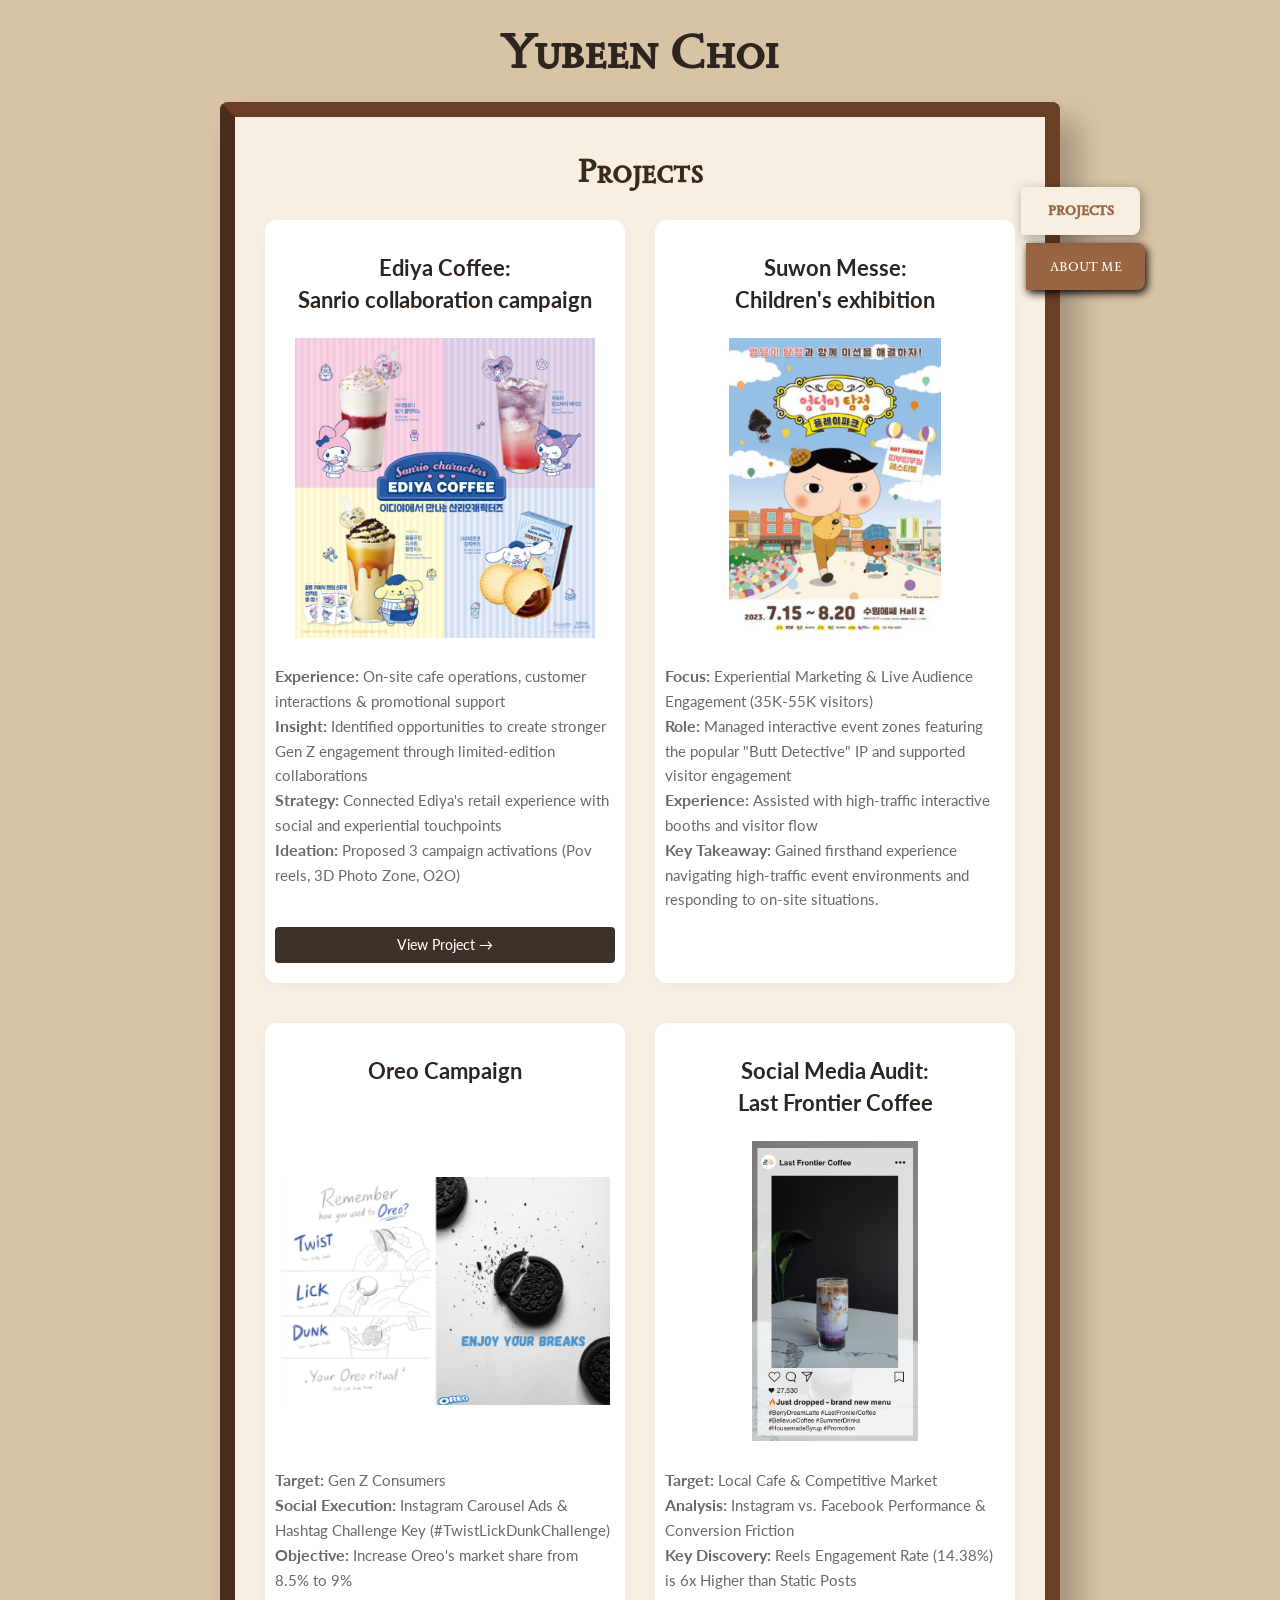
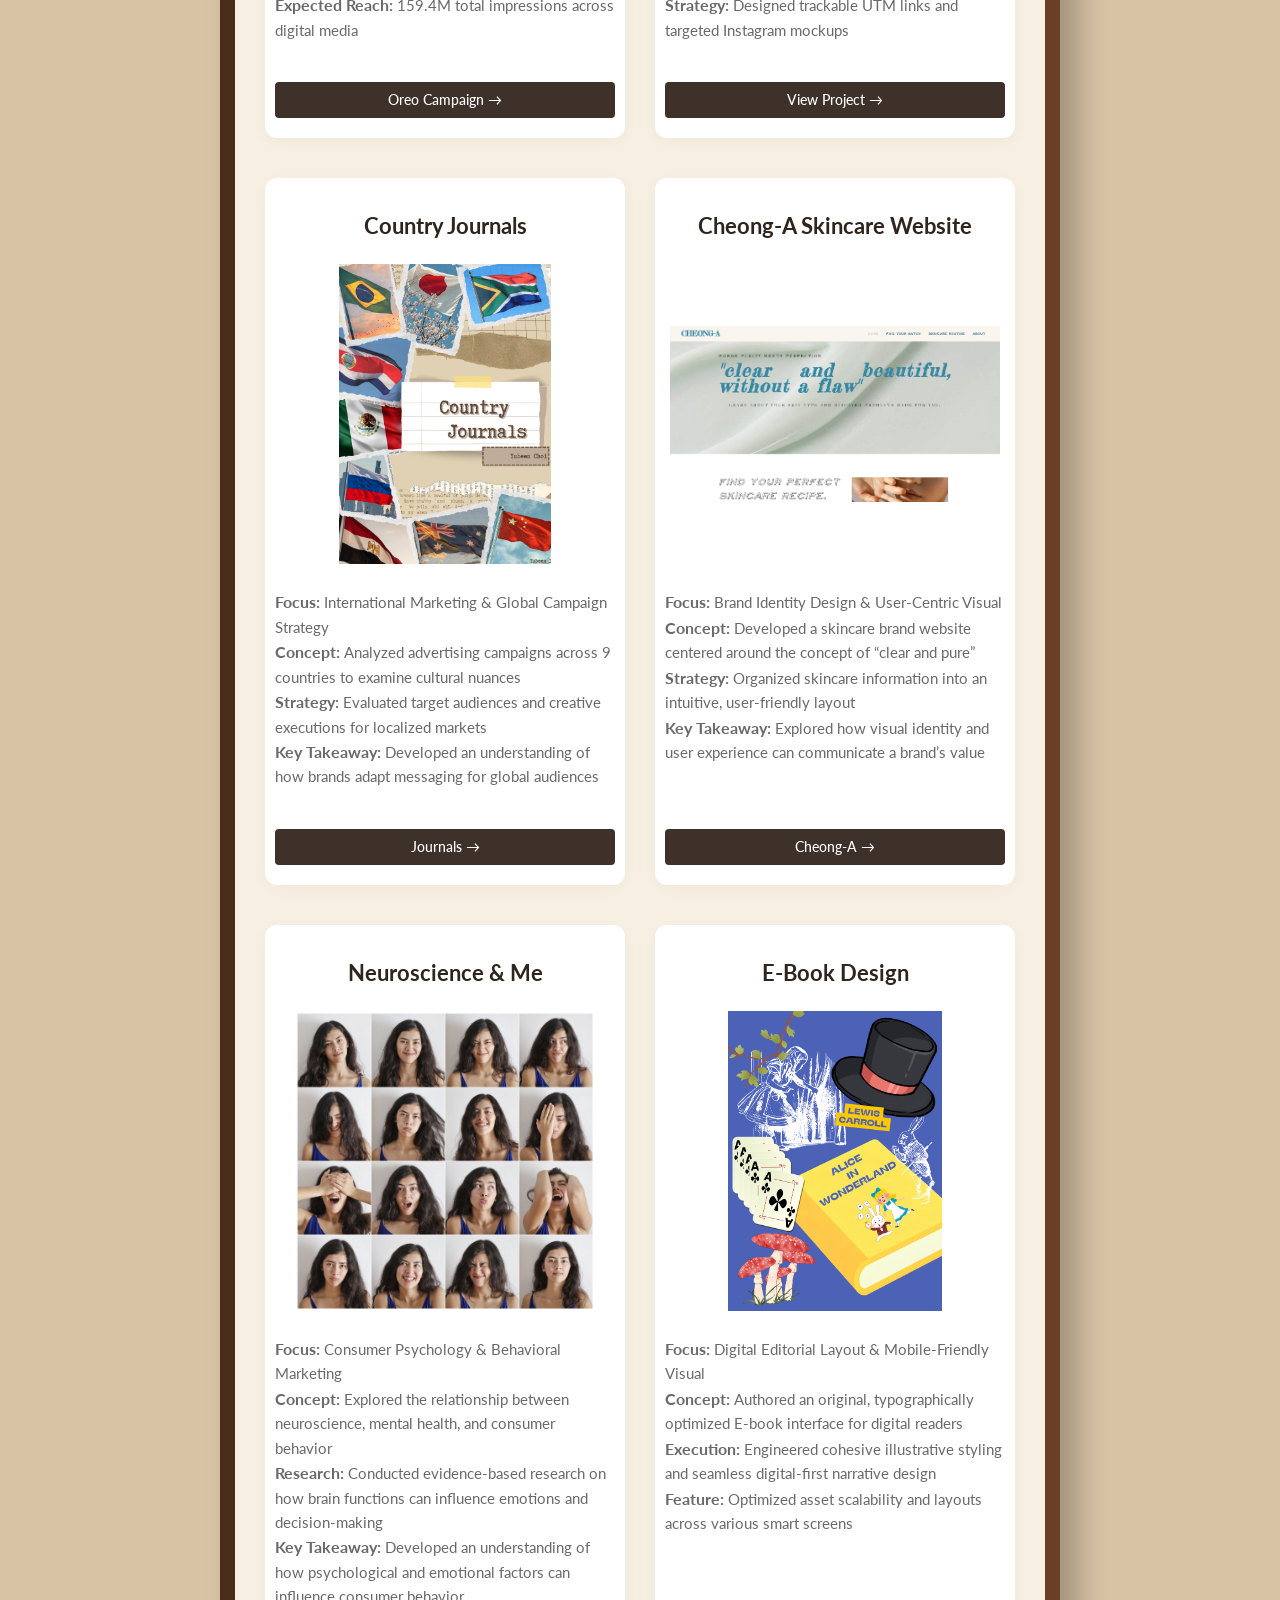
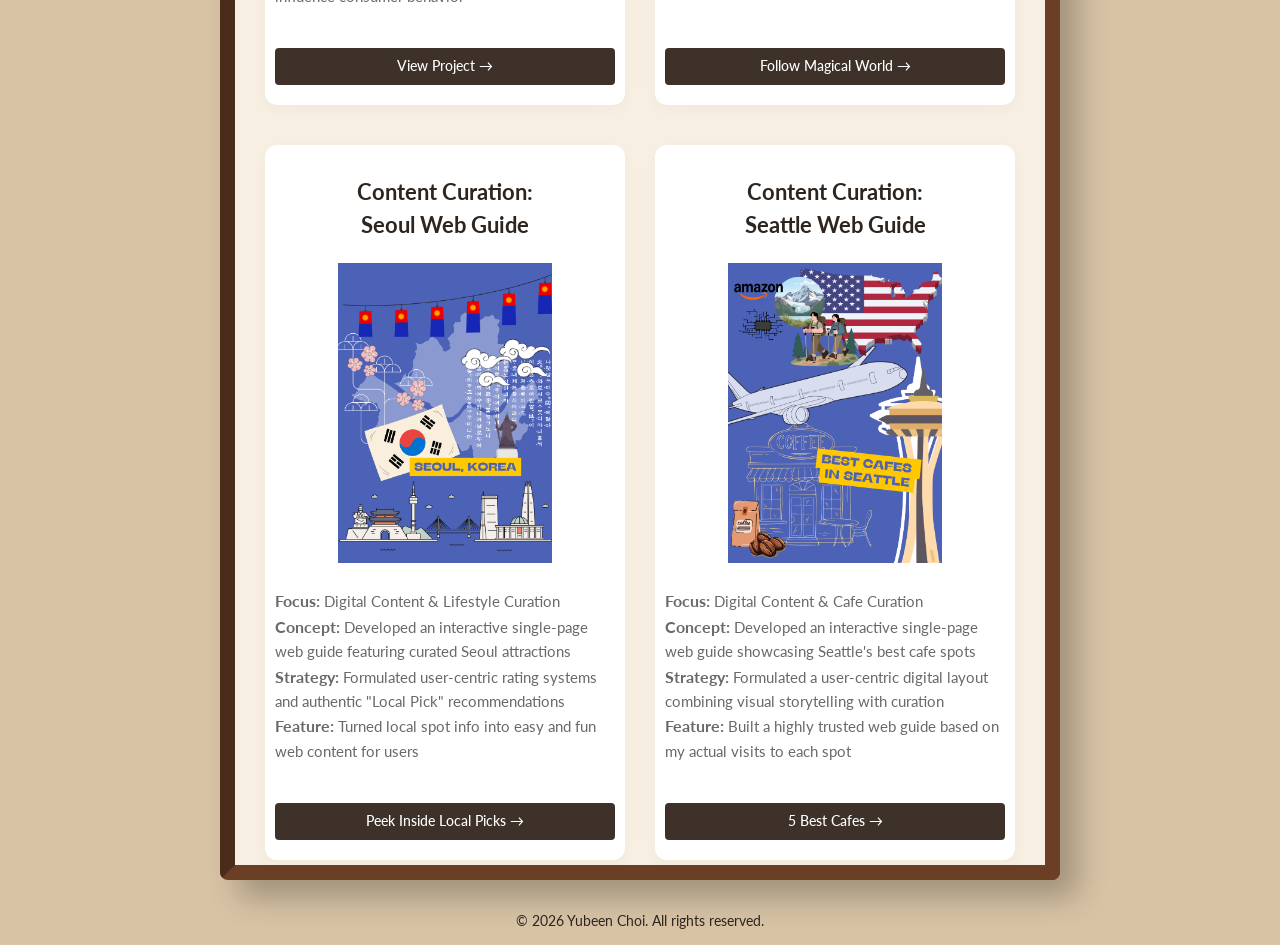
<file: index.html>
<!doctype html>
<html lang="en">
    <head>
        <meta charset="UTF-8" />
        <title>Projects</title>
        <!-- 파비콘  -->
        <link rel="apple-touch-icon" sizes="180x180" href="./favicon_jiji/apple-touch-icon.png" />
        <link rel="icon" type="image/png" sizes="32x32" href="./favicon_jiji/favicon-32x32.png" />
        <link rel="icon" type="image/png" sizes="16x16" href="./favicon_jiji/favicon-16x16.png" />
        <link rel="manifest" href="./favicon_jiji/site.webmanifest" />
        <!-- 파비콘 끝 -->
        <link rel="stylesheet" href="style.css" />
        <meta name="description" content="Yubeen Choi's portfolio" />
        <link rel="preconnect" href="https://fonts.googleapis.com" />
        <link rel="preconnect" href="https://fonts.gstatic.com" crossorigin />
        <link
            href="https://fonts.googleapis.com/css2?family=Lato:ital,wght@0,100;0,300;0,400;0,700;0,900;1,100;1,300;1,400;1,700;1,900&family=Sedan+SC&display=swap"
            rel="stylesheet" />
    </head>

    <body class="portfolio">
        <h1>Yubeen Choi</h1>
        <main class="bookframe">
            <h2>Projects</h2>
            <nav class="book-tabs">
                <a href="index.html" class="active">PROJECTS</a>
                <a href="about.html">ABOUT ME</a>
            </nav>

            <!-- 여기서부터 실제로 보여지는 페이지 -->
            <div class="project-box">
                <!-- 1 이디야 커피 -->
                <article class="project-card">
                    <h3>
                        Ediya Coffee: <br />
                        Sanrio collaboration campaign
                    </h3>
                    <img
                        src="ediya%20pic1.png"
                        alt="Promotional poster for Ediya Coffee's national Sanrio characters" />
                    <p>
                        <strong>Experience: </strong> On-site cafe operations, customer interactions &amp; promotional
                        support <br />
                        <strong>Insight: </strong> Identified opportunities to create stronger Gen Z engagement through
                        limited-edition collaborations <br />
                        <strong>Strategy: </strong>Connected Ediya's retail experience with social and experiential
                        touchpoints <br />
                        <strong>Ideation: </strong> Proposed 3 campaign activations (Pov reels, 3D Photo Zone, O2O)
                    </p>
                    <a href="ediya.pdf" class="button" target="_blank">View Project &rarr;</a>
                </article>

                <!-- 2 수원메쎄 -->
                <article class="project-card">
                    <h3>
                        Suwon Messe: <br />
                        Children's exhibition
                    </h3>
                    <img
                        src="suwon%20pic.png"
                        alt="Official event poster for the Butt Detective Play Park exhibition held at Suwon Messe" />
                    <p>
                        <strong>Focus: </strong> Experiential Marketing &amp; Live Audience Engagement (35K-55K
                        visitors) <br />
                        <strong>Role: </strong>Managed interactive event zones featuring the popular "Butt Detective" IP
                        and supported visitor engagement <br />
                        <strong>Experience: </strong> Assisted with high-traffic interactive booths and visitor flow
                        <br />
                        <strong>Key Takeaway: </strong> Gained firsthand experience navigating high-traffic event
                        environments and responding to on-site situations.
                    </p>
                </article>

                <!-- 3 오레오 캠페인 -->
                <article class="project-card">
                    <h3>Oreo Campaign<br /><br /></h3>
                    <img src="Oreo%20mockup.png" alt="Oreo Campaign Poster Mockups" />

                    <p>
                        <strong>Target: </strong> Gen Z Consumers <br />
                        <strong> Social Execution:</strong> Instagram Carousel Ads &amp; Hashtag Challenge Key
                        (#TwistLickDunkChallenge)<br />

                        <strong>Objective: </strong> Increase Oreo's market share from 8.5% to 9% <br />
                        <strong>Expected Reach: </strong> 159.4M total impressions across digital media
                    </p>
                    <a href="Oreo%20campaign.pdf" class="button" target="_blank">Oreo Campaign &rarr;</a>
                </article>

                <!-- 4 소셜 미디어 어딧 -->
                <article class="project-card">
                    <h3>
                        Social Media Audit:<br />
                        Last Frontier Coffee
                    </h3>
                    <img src="last%20frontier.png" alt="Last Frontier Coffee Logo" />

                    <p>
                        <strong>Target: </strong> Local Cafe &amp; Competitive Market <br />
                        <strong>Analysis: </strong> Instagram vs. Facebook Performance &amp; Conversion Friction <br />
                        <strong>Key Discovery: </strong> Reels Engagement Rate (14.38%) is 6x Higher than Static Posts
                        <br />
                        <strong>Strategy: </strong> Designed trackable UTM links and targeted Instagram mockups
                    </p>
                    <a href="Social%20Media%20Audit2%20_Yubeen.pdf" class="button" target="_blank"
                        >View Project &rarr;</a
                    >
                </article>

                <!-- 5 9개국 캠페인 조사 문서 -->
                <article class="project-card">
                    <h3>Country Journals</h3>
                    <img src="Journals%20pic.png" alt="Journal cover decorated with flags from around the world" />

                    <p>
                        <strong>Focus: </strong>International Marketing &amp; Global Campaign Strategy <br />
                        <strong>Concept: </strong> Analyzed advertising campaigns across 9 countries to examine cultural
                        nuances <br />
                        <strong>Strategy: </strong> Evaluated target audiences and creative executions for localized
                        markets <br />
                        <strong>Key Takeaway: </strong> Developed an understanding of how brands adapt messaging for
                        global audiences
                    </p>
                    <a href="Journals.pdf" class="button" target="_blank">Journals &rarr;</a>
                </article>

                <!-- 6 청아 웹사이트 -->
                <article class="project-card">
                    <h3>Cheong-A Skincare Website</h3>
                    <img src="cheongA.png" alt="Cheong-A Website Screenshot" />

                    <p>
                        <strong>Focus: </strong> Brand Identity Design &amp; User-Centric Visual <br />
                        <strong>Concept:</strong> Developed a skincare brand website centered around the concept of
                        “clear and pure”<br />
                        <strong>Strategy: </strong>Organized skincare information into an intuitive, user-friendly
                        layout <br />
                        <strong>Key Takeaway: </strong>
                        Explored how visual identity and user experience can communicate a brand’s value
                    </p>
                    <a href="https://cheonga.weebly.com" class="button" target="_blank">Cheong-A &rarr;</a>
                </article>

                <!-- 7 심리마케팅 문서 -->
                <article class="project-card">
                    <h3>Neuroscience &amp; Me</h3>
                    <img
                        src="Neuroscience%20.jpg"
                        alt="A collage featuring a woman displaying various emotions against a white backdrop." />

                    <p>
                        <strong>Focus: </strong>Consumer Psychology &amp; Behavioral Marketing <br />
                        <strong>Concept: </strong>Explored the relationship between neuroscience, mental health, and
                        consumer behavior <br />
                        <strong>Research: </strong>Conducted evidence-based research on how brain functions can
                        influence emotions and decision-making<br />
                        <strong>Key Takeaway: </strong> Developed an understanding of how psychological and emotional
                        factors can influence consumer behavior
                    </p>
                    <a href="PSYC%20Portfolio_Yubeen%20Choi.pdf" class="button" target="_blank">View Project &rarr; </a>
                </article>

                <!-- 8 Project 2 -->
                <article class="project-card">
                    <h3>E-Book Design</h3>
                    <img src="project4.png" alt="Image representing the project 4" />
                    <p>
                        <strong>Focus: </strong>Digital Editorial Layout &amp; Mobile-Friendly Visual <br />
                        <strong>Concept: </strong> Authored an original, typographically optimized E-book interface for
                        digital readers <br />
                        <strong>Execution: </strong> Engineered cohesive illustrative styling and seamless digital-first
                        narrative design <br />
                        <strong>Feature: </strong> Optimized asset scalability and layouts across various smart screens
                    </p>
                    <a class="button" href="Project4/index.html" target="_blank">Follow Magical World &rarr;</a>
                </article>

                <!-- 9 Project 3 -->
                <article class="project-card">
                    <h3>
                        Content Curation: <br />
                        Seoul Web Guide
                    </h3>
                    <img src="project3.png" alt="Image representing the project 3" />
                    <p>
                        <strong>Focus: </strong> Digital Content &amp; Lifestyle Curation <br />
                        <strong>Concept: </strong> Developed an interactive single-page web guide featuring curated
                        Seoul attractions <br />
                        <strong>Strategy: </strong> Formulated user-centric rating systems and authentic "Local Pick"
                        recommendations <strong>Feature: </strong>Turned local spot info into easy and fun web content
                        for users
                    </p>
                    <a class="button" href="project3/index.html" target="_blank">Peek Inside Local Picks &rarr;</a>
                </article>

                <!-- 10 Project 4 (마지막 1개) -->
                <article class="project-card">
                    <h3>
                        Content Curation: <br />
                        Seattle Web Guide
                    </h3>
                    <img src="project2.png" alt="Image representing the project 2" />
                    <p>
                        <strong>Focus: </strong> Digital Content &amp; Cafe Curation <br />
                        <strong>Concept: </strong> Developed an interactive single-page web guide showcasing Seattle's
                        best cafe spots <strong>Strategy: </strong>Formulated a user-centric digital layout combining
                        visual storytelling with curation <strong>Feature: </strong>Built a highly trusted web guide
                        based on my actual visits to each spot
                    </p>
                    <a class="button" href="project2/index.html" target="_blank">5 Best Cafes &rarr;</a>
                </article>
            </div>
        </main>

        <!-- copyright -->
        <footer>
            <p>&copy; 2026 Yubeen Choi. All rights reserved.</p>
        </footer>
    </body>
</html>
</file>
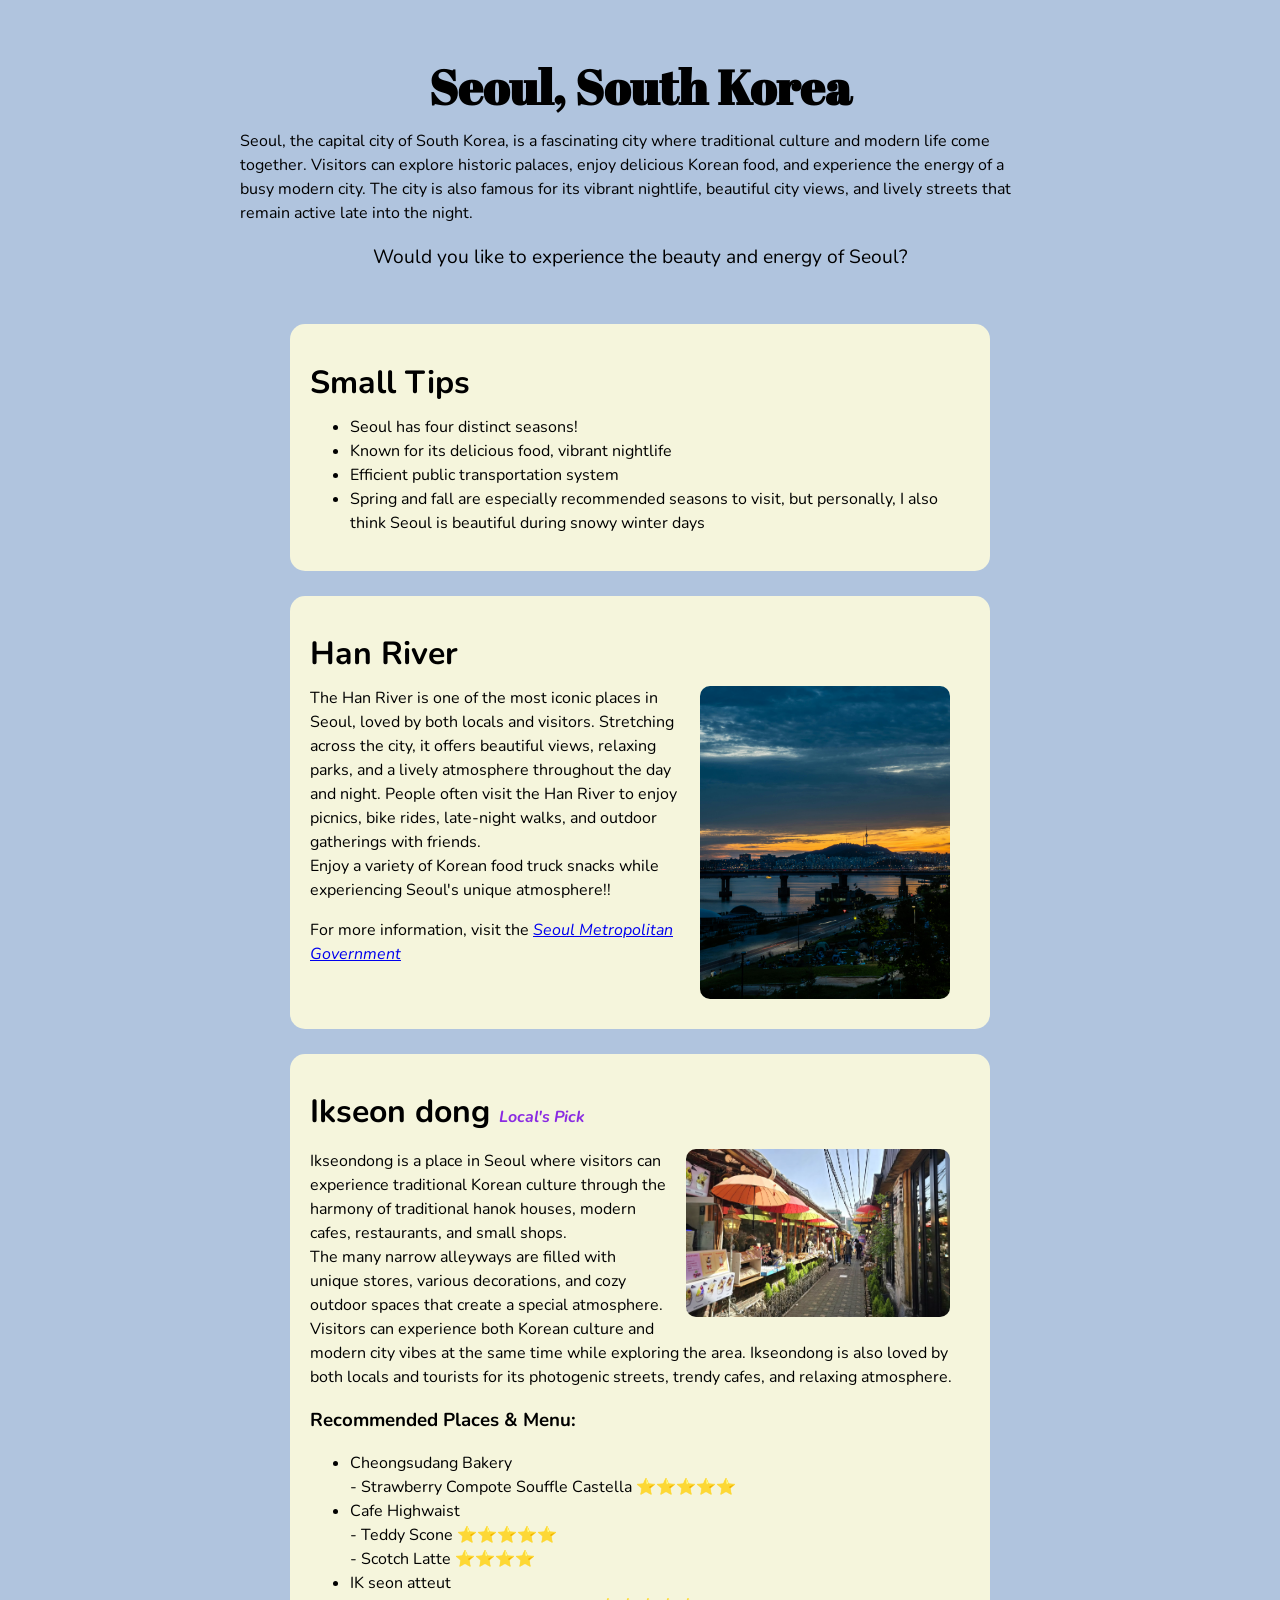
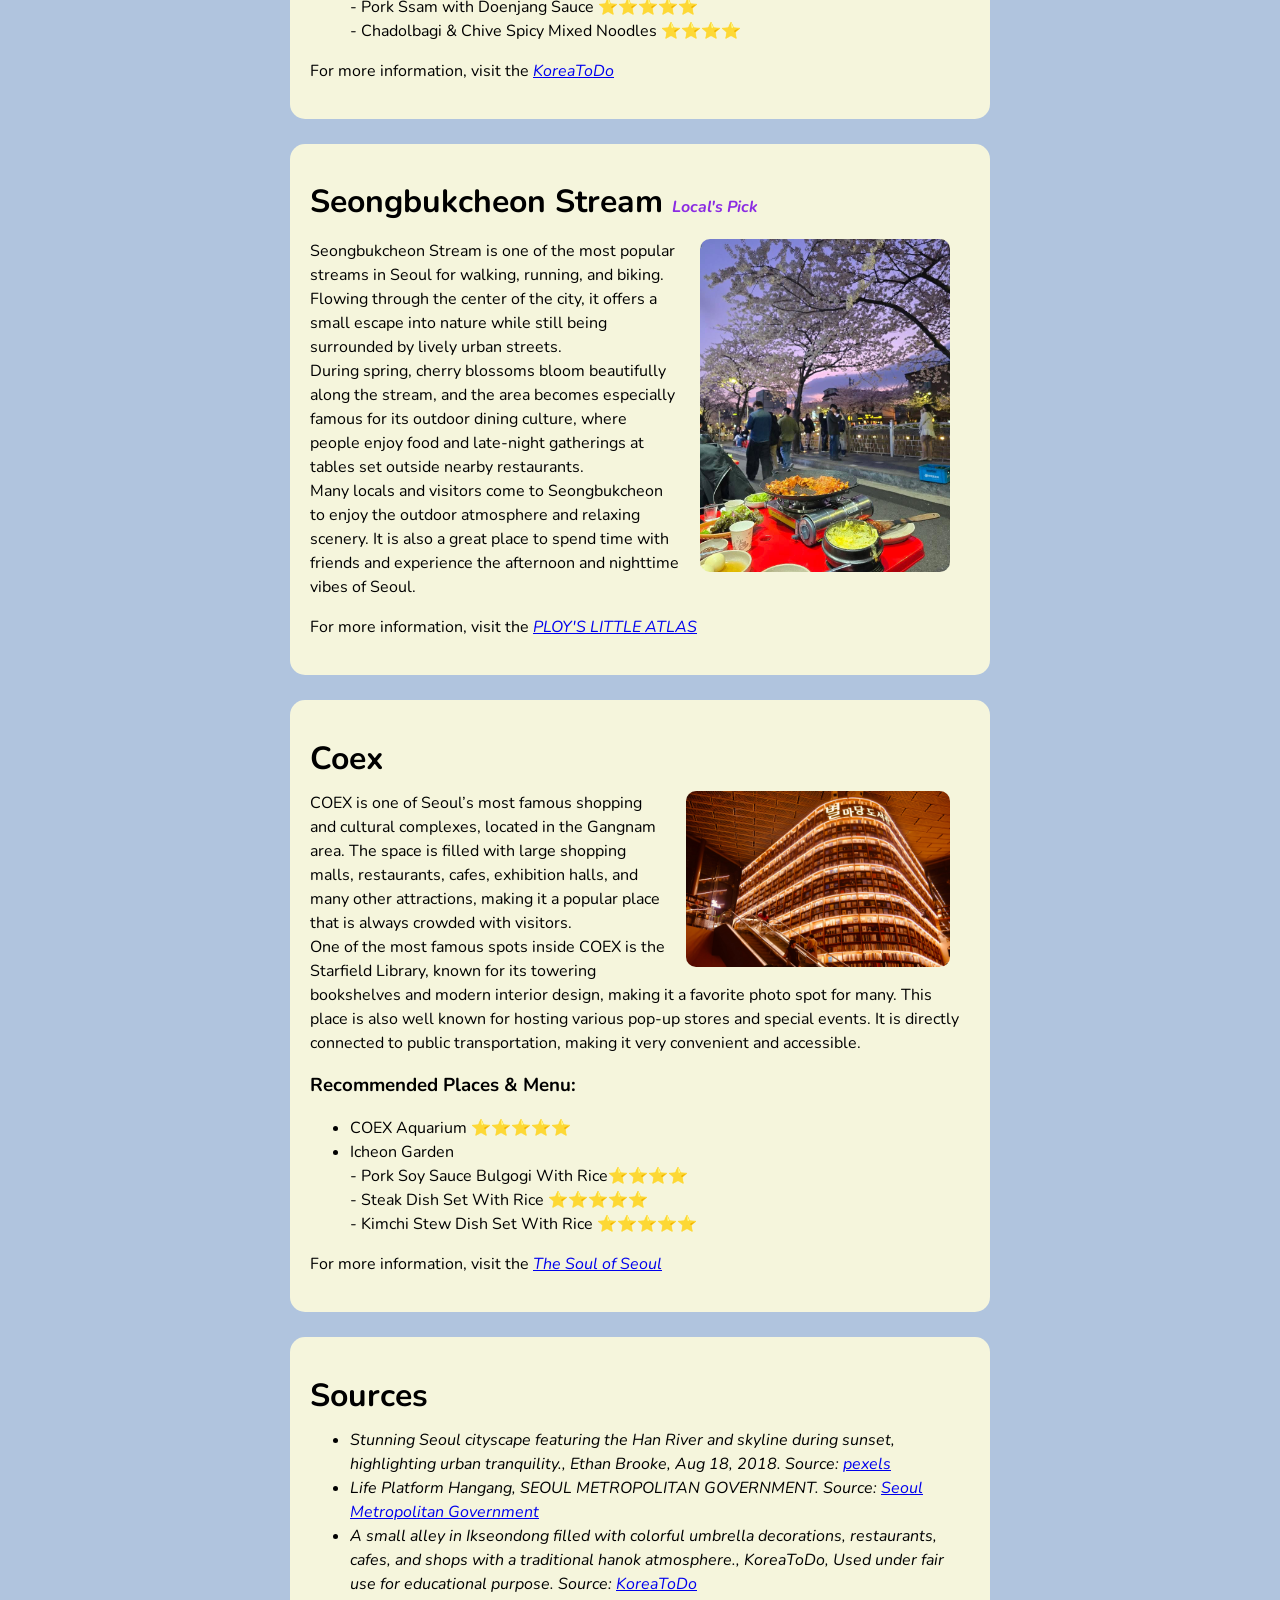
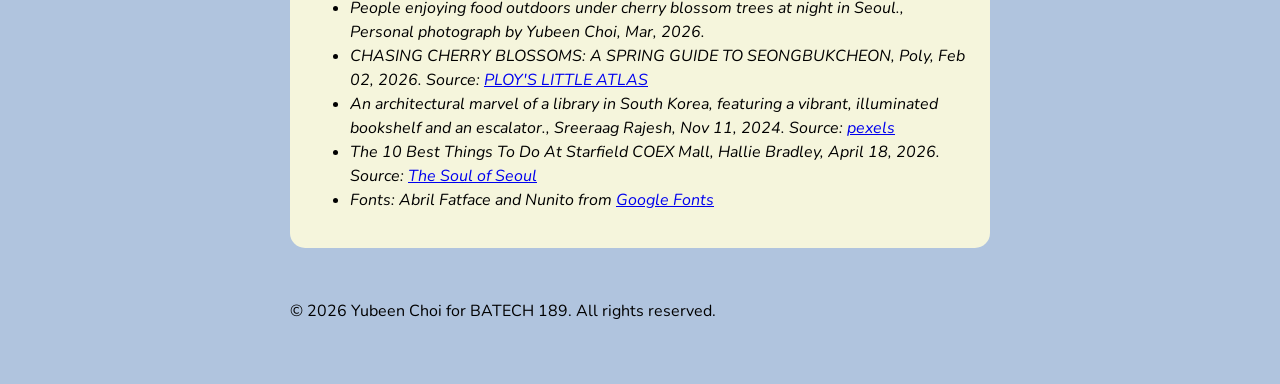
<file: project3/index.html>
<!doctype html>
<html lang="en">
    <head>
        <meta charset="UTF-8" />
        <meta name="description" content="A webpage exploring popular places to visit in Seoul, South Korea." />
        <title>Seoul, South korea</title>
        <link rel="preconnect" href="https://fonts.googleapis.com" />
        <link rel="preconnect" href="https://fonts.gstatic.com" crossorigin />
        <link
            href="https://fonts.googleapis.com/css2?family=Abril+Fatface&family=Nunito:ital,wght@0,200..1000;1,200..1000&display=swap"
            rel="stylesheet" />

        <style>
            body {
                font-family: "Nunito", sans-serif;
                background-color: lightsteelblue;
                margin: 35px auto;
                line-height: 1.5em;
            }
            header {
                max-width: 850px;
                margin: 20px auto;
                padding: 20px;
                text-align: center;
            }
            header p {
                margin: 0 auto;
                padding: 10px;
                max-width: 50em;
            }
            main {
                max-width: 700px;
                margin: auto;
            }
            h1 {
                font-family: "Abril Fatface", serif;
                font-size: 3em;
                margin: 20px;
            }
            section {
                background-color: beige;
                padding: 20px;
                margin: 25px auto;
                border-radius: 15px;
                max-width: 700px;
                overflow: auto;
            }
            h2 {
                margin-bottom: 20px;
                font-size: 2em;
                max-width: 500px;
            }
            p {
                text-align: left;
                max-width: 50em;
            }
            img {
                float: right;
                max-width: 40%;
                margin: 0 20px 10px 20px;
                border-radius: 10px;
            }
            .question {
                text-align: center;
                font-size: 1.2em;
            }
            footer {
                max-width: 700px;
                margin: 20px auto;
                padding: 10px;
                text-align: center;
            }
            .rating {
                font-style: italic;
                font-size: 0.5em;
                color: blueviolet;
            }
        </style>
    </head>
    <body>
        <header>
            <h1>Seoul, South Korea</h1>
            <p>
                Seoul, the capital city of South Korea, is a fascinating city where traditional culture and modern life
                come together. Visitors can explore historic palaces, enjoy delicious Korean food, and experience the
                energy of a busy modern city. The city is also famous for its vibrant nightlife, beautiful city views,
                and lively streets that remain active late into the night.
            </p>
            <p class="question">Would you like to experience the beauty and energy of Seoul?</p>
        </header>

        <main>
            <section id="tips">
                <h2>Small Tips</h2>
                <ul>
                    <li>Seoul has four distinct seasons!</li>
                    <li>Known for its delicious food, vibrant nightlife</li>
                    <li>Efficient public transportation system</li>
                    <li>
                        Spring and fall are especially recommended seasons to visit, but personally, I also think Seoul
                        is beautiful during snowy winter days
                    </li>
                </ul>
            </section>
            <section id="hanriver">
                <h2>Han River</h2>
                <img
                    src="image_for_hanriver.jpg"
                    alt="Stunning Seoul cityscape featuring the Han River and skyline during sunset, highlighting urban tranquility."
                    width="250" />

                <p>
                    The Han River is one of the most iconic places in Seoul, loved by both locals and visitors.
                    Stretching across the city, it offers beautiful views, relaxing parks, and a lively atmosphere
                    throughout the day and night. People often visit the Han River to enjoy picnics, bike rides,
                    late-night walks, and outdoor gatherings with friends. <br />
                    Enjoy a variety of Korean food truck snacks while experiencing Seoul's unique atmosphere!!
                </p>
                <p>
                    For more information, visit the
                    <cite>
                        <a href="https://english.seoul.go.kr/life-platform-hangang/" target="_blank"
                            >Seoul Metropolitan Government</a
                        >
                    </cite>
                </p>
            </section>

            <section id="ikseondong">
                <h2>Ikseon dong <span class="rating"> Local's Pick</span></h2>
                <img
                    src="image_for_ikseon.png"
                    alt="A small alley in Ikseondong filled with colorful umbrella decorations, restaurants, cafes, and shops with a traditional hanok atmosphere."
                    width="300" />

                <p>
                    Ikseondong is a place in Seoul where visitors can experience traditional Korean culture through the
                    harmony of traditional hanok houses, modern cafes, restaurants, and small shops. <br />
                    The many narrow alleyways are filled with unique stores, various decorations, and cozy outdoor
                    spaces that create a special atmosphere. Visitors can experience both Korean culture and modern city
                    vibes at the same time while exploring the area. Ikseondong is also loved by both locals and
                    tourists for its photogenic streets, trendy cafes, and relaxing atmosphere.
                </p>
                <h3>Recommended Places &amp; Menu:</h3>
                <ul>
                    <li>Cheongsudang Bakery <br />- Strawberry Compote Souffle Castella ⭐️⭐️⭐️⭐️⭐️</li>
                    <li>Cafe Highwaist <br />- Teddy Scone ⭐️⭐️⭐️⭐️⭐️ <br />- Scotch Latte ⭐️⭐️⭐️⭐️</li>
                    <li>
                        IK seon atteut <br />- Pork Ssam with Doenjang Sauce ⭐️⭐️⭐️⭐️⭐️ <br />- Chadolbagi &amp;
                        Chive Spicy Mixed Noodles ⭐️⭐️⭐️⭐️
                    </li>
                </ul>
                <p>
                    For more information, visit the
                    <cite>
                        <a href="https://www.koreatodo.com/ikseondong-hanok-village" target="_blank">KoreaToDo</a>
                    </cite>
                </p>
            </section>

            <section id="seongbukcheon">
                <h2>Seongbukcheon Stream <span class="rating"> Local's Pick</span></h2>
                <img
                    src="image_for_seongbukcheon.JPG"
                    alt="People enjoying food outdoors under cherry blossom trees at night in Seoul."
                    width="250" />

                <p>
                    Seongbukcheon Stream is one of the most popular streams in Seoul for walking, running, and biking.
                    Flowing through the center of the city, it offers a small escape into nature while still being
                    surrounded by lively urban streets. <br />During spring, cherry blossoms bloom beautifully along the
                    stream, and the area becomes especially famous for its outdoor dining culture, where people enjoy
                    food and late-night gatherings at tables set outside nearby restaurants. <br />Many locals and
                    visitors come to Seongbukcheon to enjoy the outdoor atmosphere and relaxing scenery. It is also a
                    great place to spend time with friends and experience the afternoon and nighttime vibes of Seoul.
                </p>
                <p>
                    For more information, visit the
                    <cite>
                        <a
                            href="https://ployslittleatlas.com/en/travel-en/chasing-cherry-blossoms-a-spring-guide-to-seongbukcheon/"
                            target="_blank"
                            >PLOY'S LITTLE ATLAS</a
                        >
                    </cite>
                </p>
            </section>

            <section id="coex">
                <h2>Coex</h2>
                <img
                    src="image_for_coex.jpg"
                    alt="An architectural marvel of a library in South Korea, featuring a vibrant, illuminated bookshelf and an escalator."
                    width="300" />

                <p>
                    COEX is one of Seoul’s most famous shopping and cultural complexes, located in the Gangnam area. The
                    space is filled with large shopping malls, restaurants, cafes, exhibition halls, and many other
                    attractions, making it a popular place that is always crowded with visitors. <br />
                    One of the most famous spots inside COEX is the Starfield Library, known for its towering
                    bookshelves and modern interior design, making it a favorite photo spot for many. This place is also
                    well known for hosting various pop-up stores and special events. It is directly connected to public
                    transportation, making it very convenient and accessible.
                </p>
                <h3>Recommended Places &amp; Menu:</h3>
                <ul>
                    <li>COEX Aquarium ⭐️⭐️⭐️⭐️⭐️</li>
                    <li>
                        Icheon Garden <br />- Pork Soy Sauce Bulgogi With Rice⭐️⭐️⭐️⭐️ <br />- Steak Dish Set With
                        Rice ⭐️⭐️⭐️⭐️⭐️ <br />- Kimchi Stew Dish Set With Rice ⭐️⭐️⭐️⭐️⭐️
                    </li>
                </ul>
                <p>
                    For more information, visit the
                    <cite>
                        <a href="https://thesoulofseoul.net/best-things-starfield-coex-mall/" target="_blank"
                            >The Soul of Seoul</a
                        >
                    </cite>
                </p>
            </section>

            <section id="sources">
                <h2>Sources</h2>
                <ul>
                    <li>
                        <cite>
                            Stunning Seoul cityscape featuring the Han River and skyline during sunset, highlighting
                            urban tranquility., Ethan Brooke, <time datetime="2018-08-18">Aug 18, 2018</time>. Source:
                            <a href="https://www.pexels.com/photo/city-during-golden-hour-2246790/" target="_blank"
                                >pexels</a
                            >
                        </cite>
                    </li>
                    <li>
                        <cite>
                            Life Platform Hangang, SEOUL METROPOLITAN GOVERNMENT. Source:
                            <a href="https://english.seoul.go.kr/life-platform-hangang/" target="_blank"
                                >Seoul Metropolitan Government</a
                            >
                        </cite>
                    </li>
                    <li>
                        <cite>
                            A small alley in Ikseondong filled with colorful umbrella decorations, restaurants, cafes,
                            and shops with a traditional hanok atmosphere., KoreaToDo, Used under fair use for
                            educational purpose. Source:
                            <a href="https://www.koreatodo.com/ikseondong-hanok-village" target="_blank">KoreaToDo</a>
                        </cite>
                    </li>
                    <li>
                        <cite>
                            People enjoying food outdoors under cherry blossom trees at night in Seoul., Personal
                            photograph by Yubeen Choi,
                            <time datetime="2026-03">Mar, 2026</time>.
                        </cite>
                    </li>
                    <li>
                        <cite>
                            CHASING CHERRY BLOSSOMS: A SPRING GUIDE TO SEONGBUKCHEON, Poly,
                            <time datetime="2026-02-05">Feb 02, 2026</time>. Source:
                            <a
                                href="https://ployslittleatlas.com/en/travel-en/chasing-cherry-blossoms-a-spring-guide-to-seongbukcheon/"
                                target="_blank"
                                >PLOY'S LITTLE ATLAS</a
                            >
                        </cite>
                    </li>
                    <li>
                        <cite>
                            An architectural marvel of a library in South Korea, featuring a vibrant, illuminated
                            bookshelf and an escalator., Sreeraag Rajesh,
                            <time datetime="2024-11-11">Nov 11, 2024</time>. Source:
                            <a
                                href="https://www.pexels.com/photo/futuristic-library-interior-with-escalator-31307122/"
                                target="_blank"
                                >pexels</a
                            >
                        </cite>
                    </li>
                    <li>
                        <cite>
                            The 10 Best Things To Do At Starfield COEX Mall, Hallie Bradley,
                            <time datetime="2026-04-18">April 18, 2026</time>. Source:
                            <a href="https://thesoulofseoul.net/best-things-starfield-coex-mall/" target="_blank"
                                >The Soul of Seoul</a
                            >
                        </cite>
                    </li>
                    <li>
                        <cite
                            >Fonts: Abril Fatface and Nunito from
                            <a href="https://fonts.google.com" target="_blank">Google Fonts</a>
                        </cite>
                    </li>
                </ul>
            </section>
        </main>
        <footer>
            <p>&copy; 2026 Yubeen Choi for BATECH 189. All rights reserved.</p>
        </footer>
    </body>
</html>
</file>
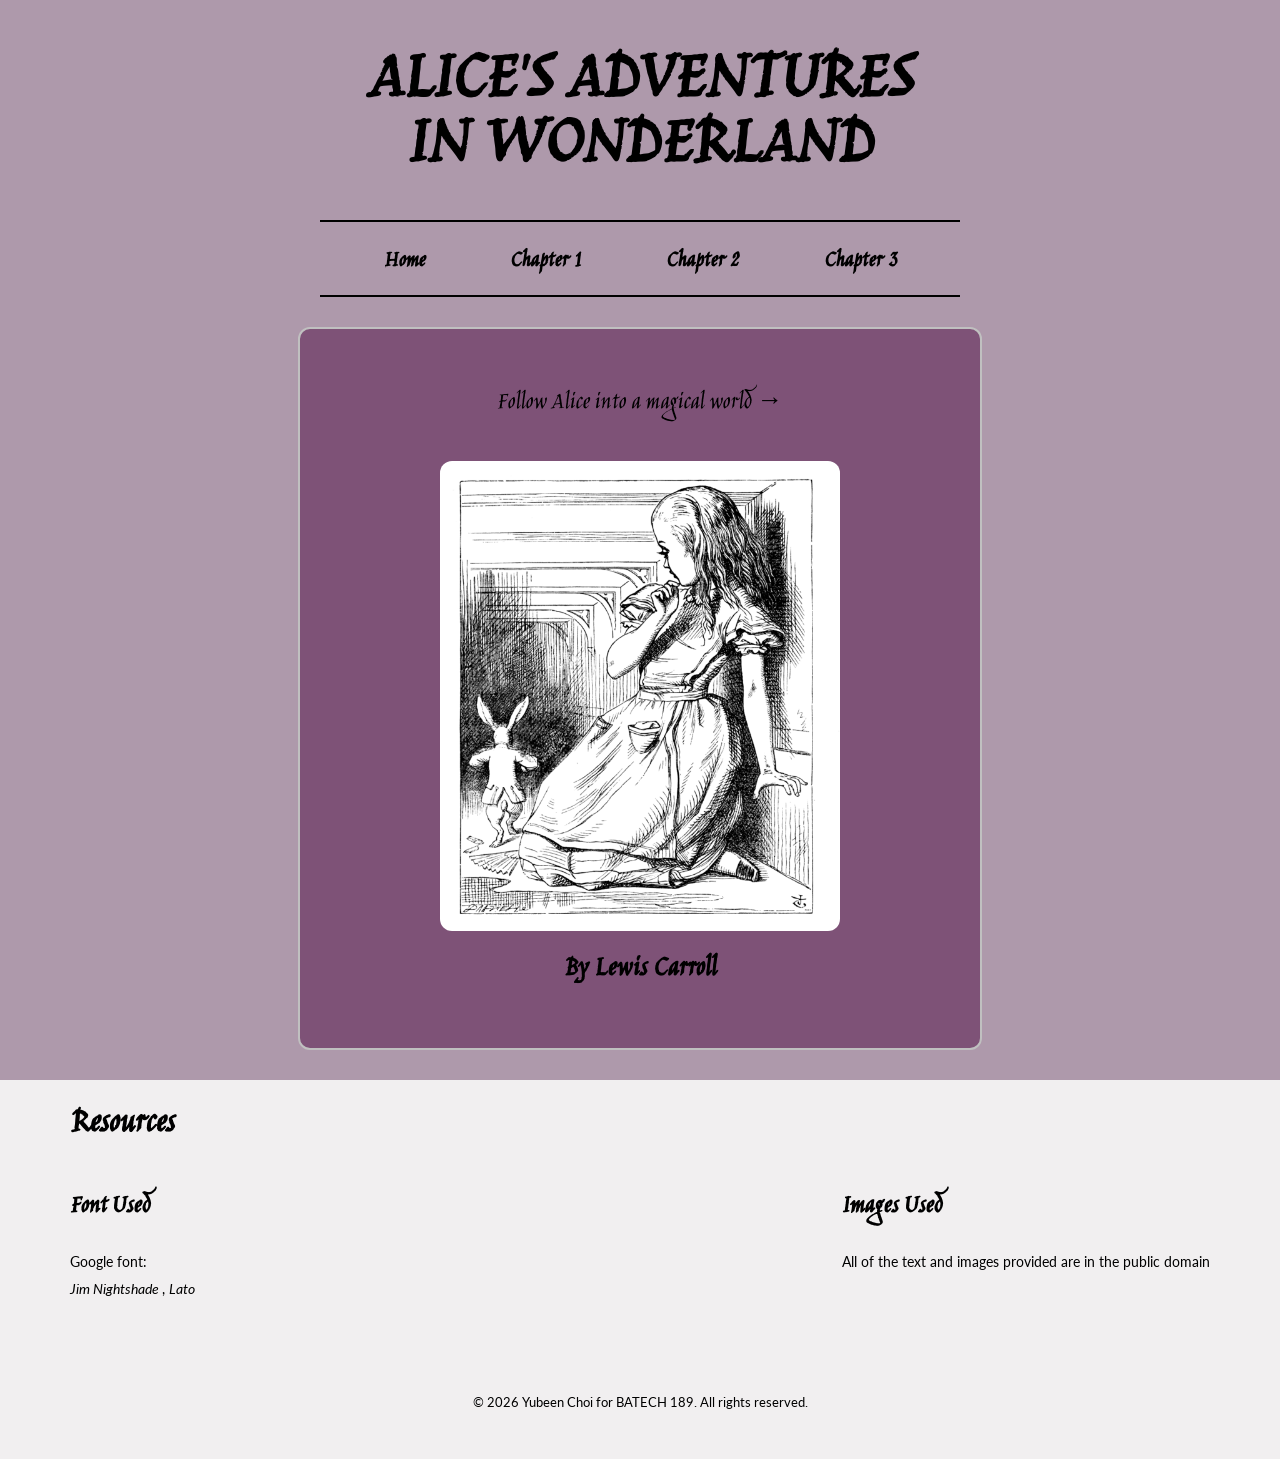
<file: Project4/index.html>
<!doctype html>
<html lang="en">
    <head>
        <meta charset="UTF-8" />
        <title>Alice's adventures in Wonderland, home</title>
        <link rel="preconnect" href="https://fonts.googleapis.com" />
        <link rel="preconnect" href="https://fonts.gstatic.com" crossorigin />
        <link
            href="https://fonts.googleapis.com/css2?family=Jim+Nightshade&family=Lato:ital,wght@0,100;0,300;0,400;0,700;0,900;1,100;1,300;1,400;1,700;1,900&display=swap"
            rel="stylesheet" />
        <link rel="stylesheet" href="styles.css" />
    </head>
    <body class="home">
        <!--Top navigation-->

        <header>
            <h1>
                ALICE'S ADVENTURES <br />
                IN WONDERLAND
            </h1>
        </header>

        <!--Cover-->
        <nav class="flex-container">
            <ul>
                <li class="flex-item"><a href="index.html">Home</a></li>
                <li class="flex-item"><a href="chapter1.html">Chapter&nbsp;1</a></li>
                <li class="flex-item"><a href="chapter2.html">Chapter&nbsp;2</a></li>
                <li class="flex-item"><a href="chapter3.html">Chapter&nbsp;3</a></li>
            </ul>
        </nav>

        <main class="cover">
            <div class="start-button"><a href="chapter1.html"> Follow Alice into a magical world &rarr;</a></div>

            <img src="alice_ch2_2.png" alt="Alice seeing the White Rabbit" width="400" />

            <h2 class="author">By Lewis Carroll</h2>
        </main>

        <!-- Bottom + copyright -->
        <section class="resources">
            <h2>Resources</h2>

            <div class="resource-container">
                <div>
                    <h3>Font Used</h3>
                    <p>
                        Google font:
                        <br /><cite>
                            <a
                                href="https://fonts.google.com/specimen/Jim+Nightshade?categoryFilters=Sans+Serif:%2FSans%2FHumanist&preview.script=Latn"
                                target="_blank"
                                >Jim Nightshade</a
                            > </cite
                        >,
                        <cite>
                            <a
                                href="https://fonts.google.com/specimen/Lato?categoryFilters=Sans+Serif:%2FSans%2FHumanist&preview.script=Latn"
                                target="_blank"
                                >Lato</a
                            >
                        </cite>
                    </p>
                </div>

                <div>
                    <h3>Images Used</h3>
                    <p>All of the text and images provided are in the public domain</p>
                </div>
            </div>

            <footer>
                <p>&copy; 2026 Yubeen Choi for BATECH 189. All rights reserved.</p>
            </footer>
        </section>
    </body>
</html>
</file>
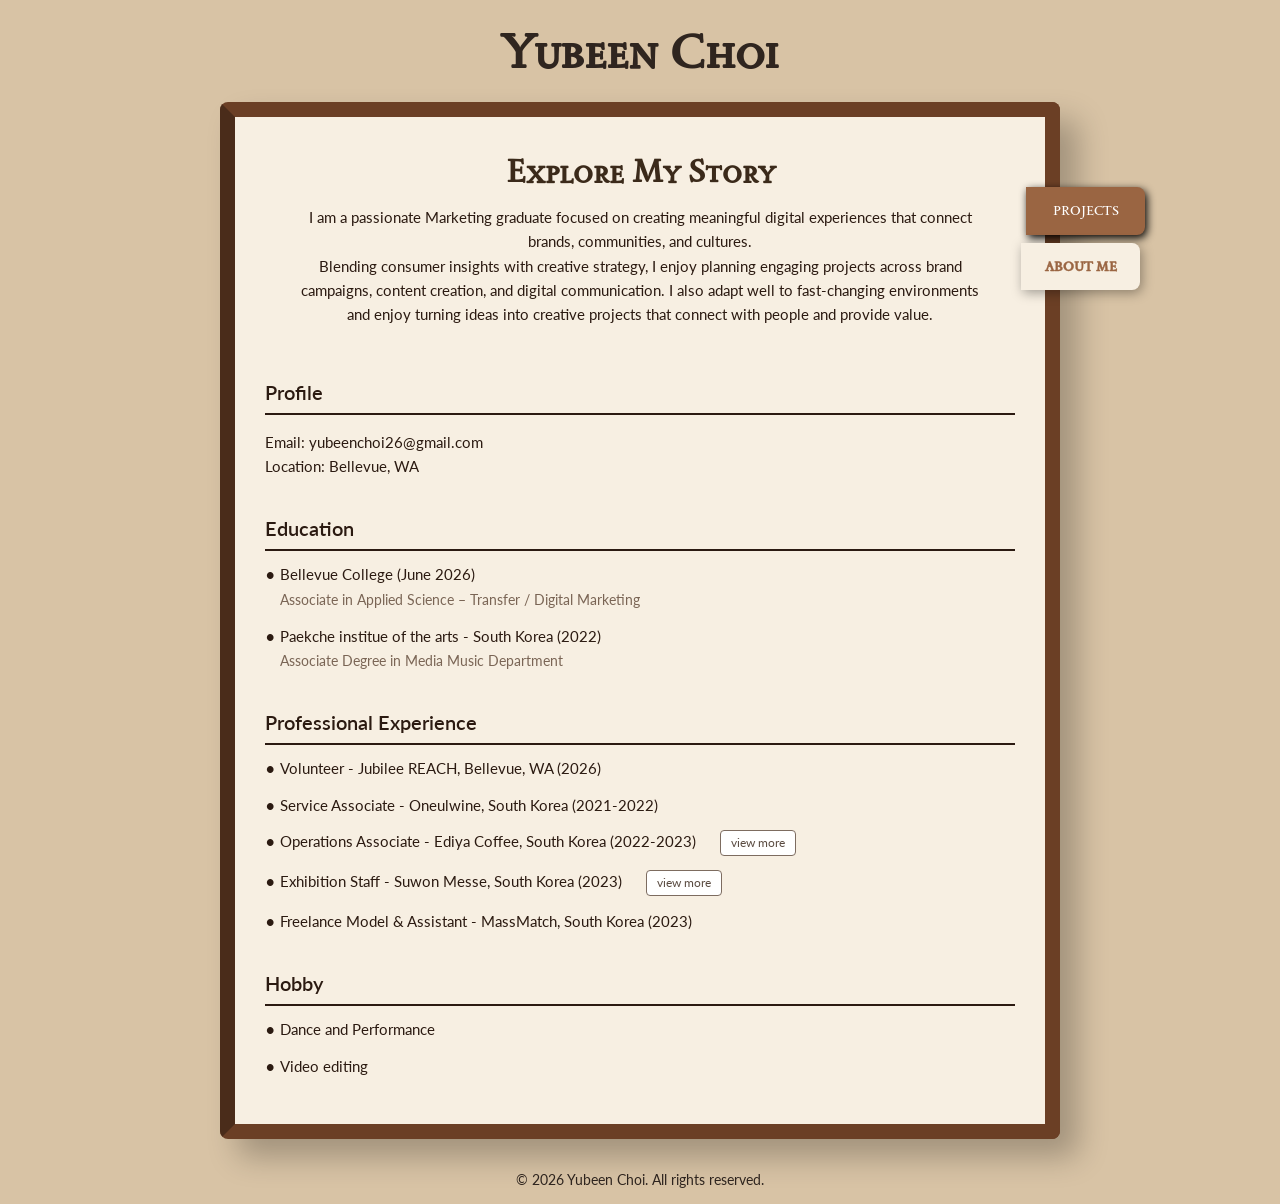
<file: about.html>
<!doctype html>
<html lang="en">
    <head>
        <meta charset="UTF-8" />
        <title>About me</title>
        <!-- 파비콘  -->
        <link rel="apple-touch-icon" sizes="180x180" href="./favicon_jiji/apple-touch-icon.png" />
        <link rel="icon" type="image/png" sizes="32x32" href="./favicon_jiji/favicon-32x32.png" />
        <link rel="icon" type="image/png" sizes="16x16" href="./favicon_jiji/favicon-16x16.png" />
        <link rel="manifest" href="./favicon_jiji/site.webmanifest" />
        <!-- 파비콘 끝 -->
        <link rel="stylesheet" href="style.css" />
        <meta name="description" content="Yubeen Choi's portfolio" />
        <link rel="preconnect" href="https://fonts.googleapis.com" />
        <link rel="preconnect" href="https://fonts.gstatic.com" crossorigin />
        <link
            href="https://fonts.googleapis.com/css2?family=Lato:ital,wght@0,100;0,300;0,400;0,700;0,900;1,100;1,300;1,400;1,700;1,900&family=Sedan+SC&display=swap"
            rel="stylesheet" />
        <script>
            <!-- 이메일  -->
            document.addEventListener("DOMContentLoaded", () => {
                const t = "Email: ",
                    d = "gmail.com",
                    u1 = "yubeen",
                    u2 = "choi26";
                const target = document.getElementById("em-line");
                target.textContent = `${t}${u1}${u2}@${d}`;
            });
        </script>
        <!-- 이메일 끝  -->
    </head>

    <!-- 옆에 탭 부분 -->
    <body class="about">
        <h1>Yubeen Choi</h1>
        <main class="bookframe">
            <h2>Explore My Story</h2>
            <nav class="book-tabs">
                <a href="index.html">PROJECTS</a>
                <a href="about.html" class="active">ABOUT ME</a>
            </nav>

            <!-- 실제로 보여지는 부분 -->
            <div class="book-content">
                <section class="page">
                    <p class="intro-text">
                        I am a passionate Marketing graduate focused on creating meaningful digital experiences that
                        connect brands, communities, and cultures.<br />
                        Blending consumer insights with creative strategy, I enjoy planning engaging projects across
                        brand campaigns, content creation, and digital communication. I also adapt well to fast-changing
                        environments and enjoy turning ideas into creative projects that connect with people and provide
                        value.
                    </p>
                    <h3 class="profile">Profile</h3>
                    <p>
                        <span id="em-line"></span><br />
                        Location: Bellevue, WA
                    </p>

                    <h3>Education</h3>
                    <ul>
                        <li>
                            Bellevue College (June 2026)<br />
                            <small>Associate in Applied Science – Transfer / Digital Marketing</small>
                        </li>
                        <li>
                            Paekche institue of the arts - South Korea (2022)<br />
                            <small>Associate Degree in Media Music Department</small>
                        </li>
                    </ul>

                    <h3>Professional Experience</h3>
                    <ul>
                        <li>Volunteer - Jubilee REACH, Bellevue, WA (2026)</li>
                        <li>Service Associate - Oneulwine, South Korea (2021-2022)</li>
                        <li>
                            Operations Associate - Ediya Coffee, South Korea (2022-2023)
                            <a href="index.html" class="view-more-btn">view more</a>
                        </li>

                        <li>
                            Exhibition Staff - Suwon Messe, South Korea (2023)
                            <a href="index.html" class="view-more-btn">view more</a>
                        </li>
                        <li>Freelance Model &amp; Assistant - MassMatch, South Korea (2023)</li>
                    </ul>

                    <h3>Hobby</h3>

                    <ul>
                        <li>Dance and Performance</li>
                        <li>Video editing</li>
                    </ul>
                </section>
            </div>
        </main>

        <!-- copyright -->
        <footer>
            <p>&copy; 2026 Yubeen Choi. All rights reserved.</p>
        </footer>
    </body>
</html>
</file>
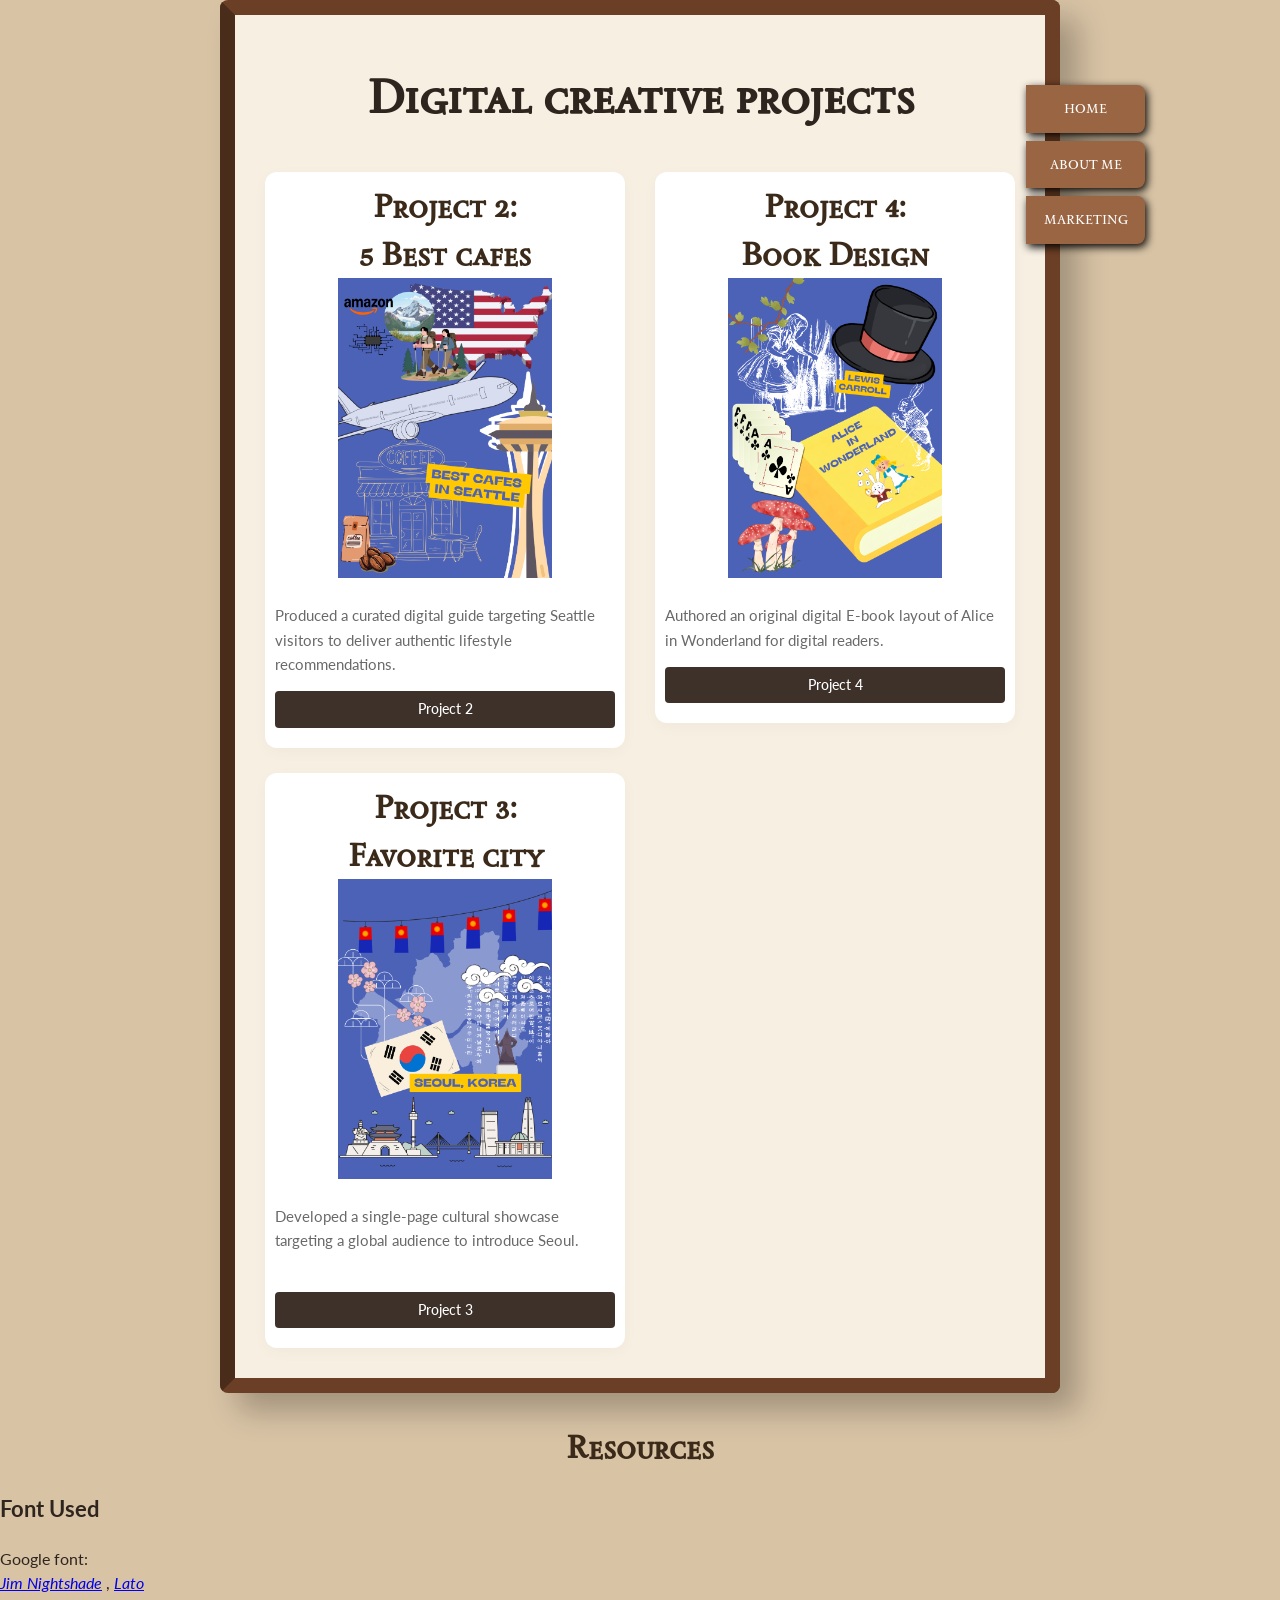
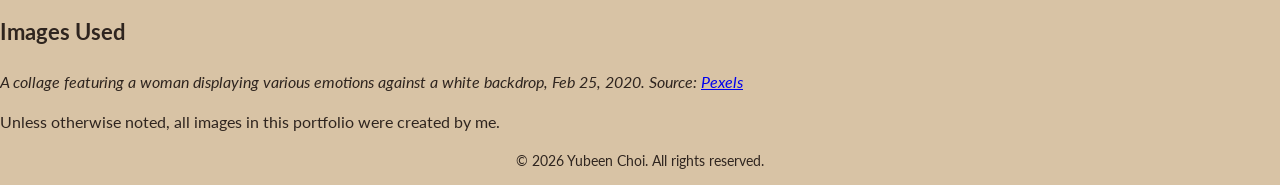
<file: creative.html>
<!doctype html>
<html lang="en">
    <head>
        <meta charset="UTF-8" />
        <title>BATECH Portfolio</title>
        <link rel="stylesheet" href="style.css" />
        <meta name="description" content="Yubeen Choi's portfolio" />
        <link rel="preconnect" href="https://fonts.googleapis.com" />
        <link rel="preconnect" href="https://fonts.gstatic.com" crossorigin />
        <link
            href="https://fonts.googleapis.com/css2?family=Lato:ital,wght@0,100;0,300;0,400;0,700;0,900;1,100;1,300;1,400;1,700;1,900&family=Sedan+SC&display=swap"
            rel="stylesheet" />
    </head>

    <body class="portfolio">
        <main class="bookframe">
            <h1>Digital creative projects</h1>
            <nav class="book-tabs">
                <a href="index.html">HOME</a>
                <a href="about.html">ABOUT ME</a>
                <a href="mktg.html">MARKETING</a>
            </nav>
            <div class="project-box">
                <div class="top-projects">
                    <article class="project-card">
                        <h2>Project 2: <br />5 Best cafes</h2>
                        <img src="project2.png" alt="Image representing the project 2" />
                        <p>
                            Produced a curated digital guide targeting Seattle visitors to deliver authentic lifestyle
                            recommendations.
                        </p>
                        <a class="button" href="project2/index.html" target="_blank">Project 2</a>
                    </article>

                    <article class="project-card">
                        <h2>
                            Project 3: <br />
                            Favorite city
                        </h2>
                        <img src="project3.png" alt="Image representing the project 3" />
                        <p>
                            Developed a single-page cultural showcase targeting a global audience to introduce Seoul.
                            <br /><br />
                        </p>
                        <a class="button" href="project3/index.html" target="_blank">Project 3</a>
                    </article>
                </div>

                <div class="bottom-project">
                    <article class="project-card">
                        <h2>
                            Project 4: <br />
                            Book Design
                        </h2>
                        <img src="project4.png" alt="Image representing the project 4" />

                        <p>Authored an original digital E-book layout of Alice in Wonderland for digital readers.</p>
                        <a class="button" href="Project4/index.html" target="_blank">Project 4</a>
                    </article>
                </div>
            </div>
        </main>

        <!-- Bottom + copyright -->
        <section class="resources">
            <h2>Resources</h2>

            <div class="resource-container">
                <div>
                    <h3>Font Used</h3>
                    <p>
                        Google font:
                        <br /><cite>
                            <a
                                href="https://fonts.google.com/specimen/Jim+Nightshade?categoryFilters=Sans+Serif:%2FSans%2FHumanist&preview.script=Latn"
                                target="_blank"
                                >Jim Nightshade</a
                            > </cite
                        >,
                        <cite>
                            <a
                                href="https://fonts.google.com/specimen/Lato?categoryFilters=Sans+Serif:%2FSans%2FHumanist&preview.script=Latn"
                                target="_blank"
                                >Lato</a
                            >
                        </cite>
                    </p>
                </div>

                <div>
                    <h3>Images Used</h3>
                    <p>
                        <cite
                            >A collage featuring a woman displaying various emotions against a white backdrop,
                            <time datetime="2025-02-25">Feb 25, 2020</time>. Source:
                            <a
                                href="https://www.pexels.com/photo/collage-of-portraits-of-cheerful-woman-3807758/"
                                target="_blank"
                                >Pexels</a
                            >
                        </cite>
                    </p>
                    <p>Unless otherwise noted, all images in this portfolio were created by me.</p>
                </div>
            </div>

            <footer>
                <p>&copy; 2026 Yubeen Choi. All rights reserved.</p>
            </footer>
        </section>
    </body>
</html>
</file>
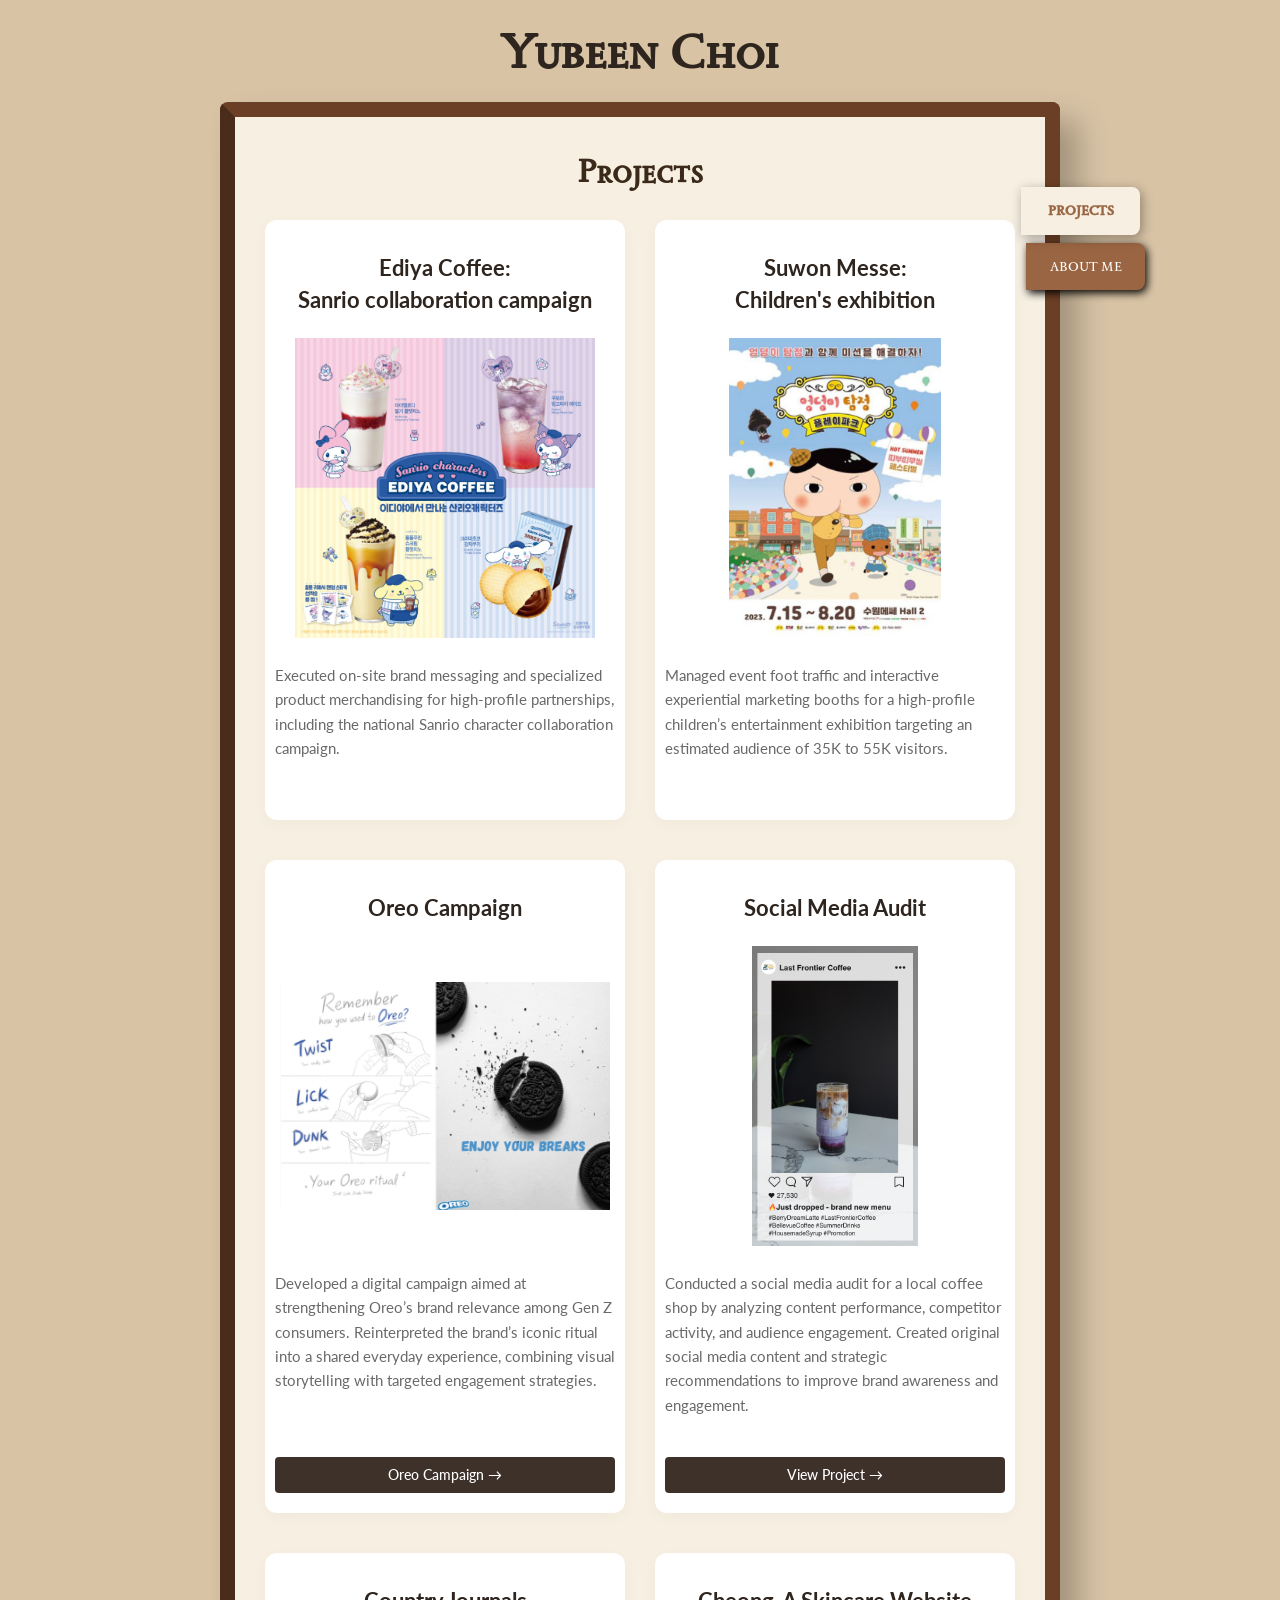
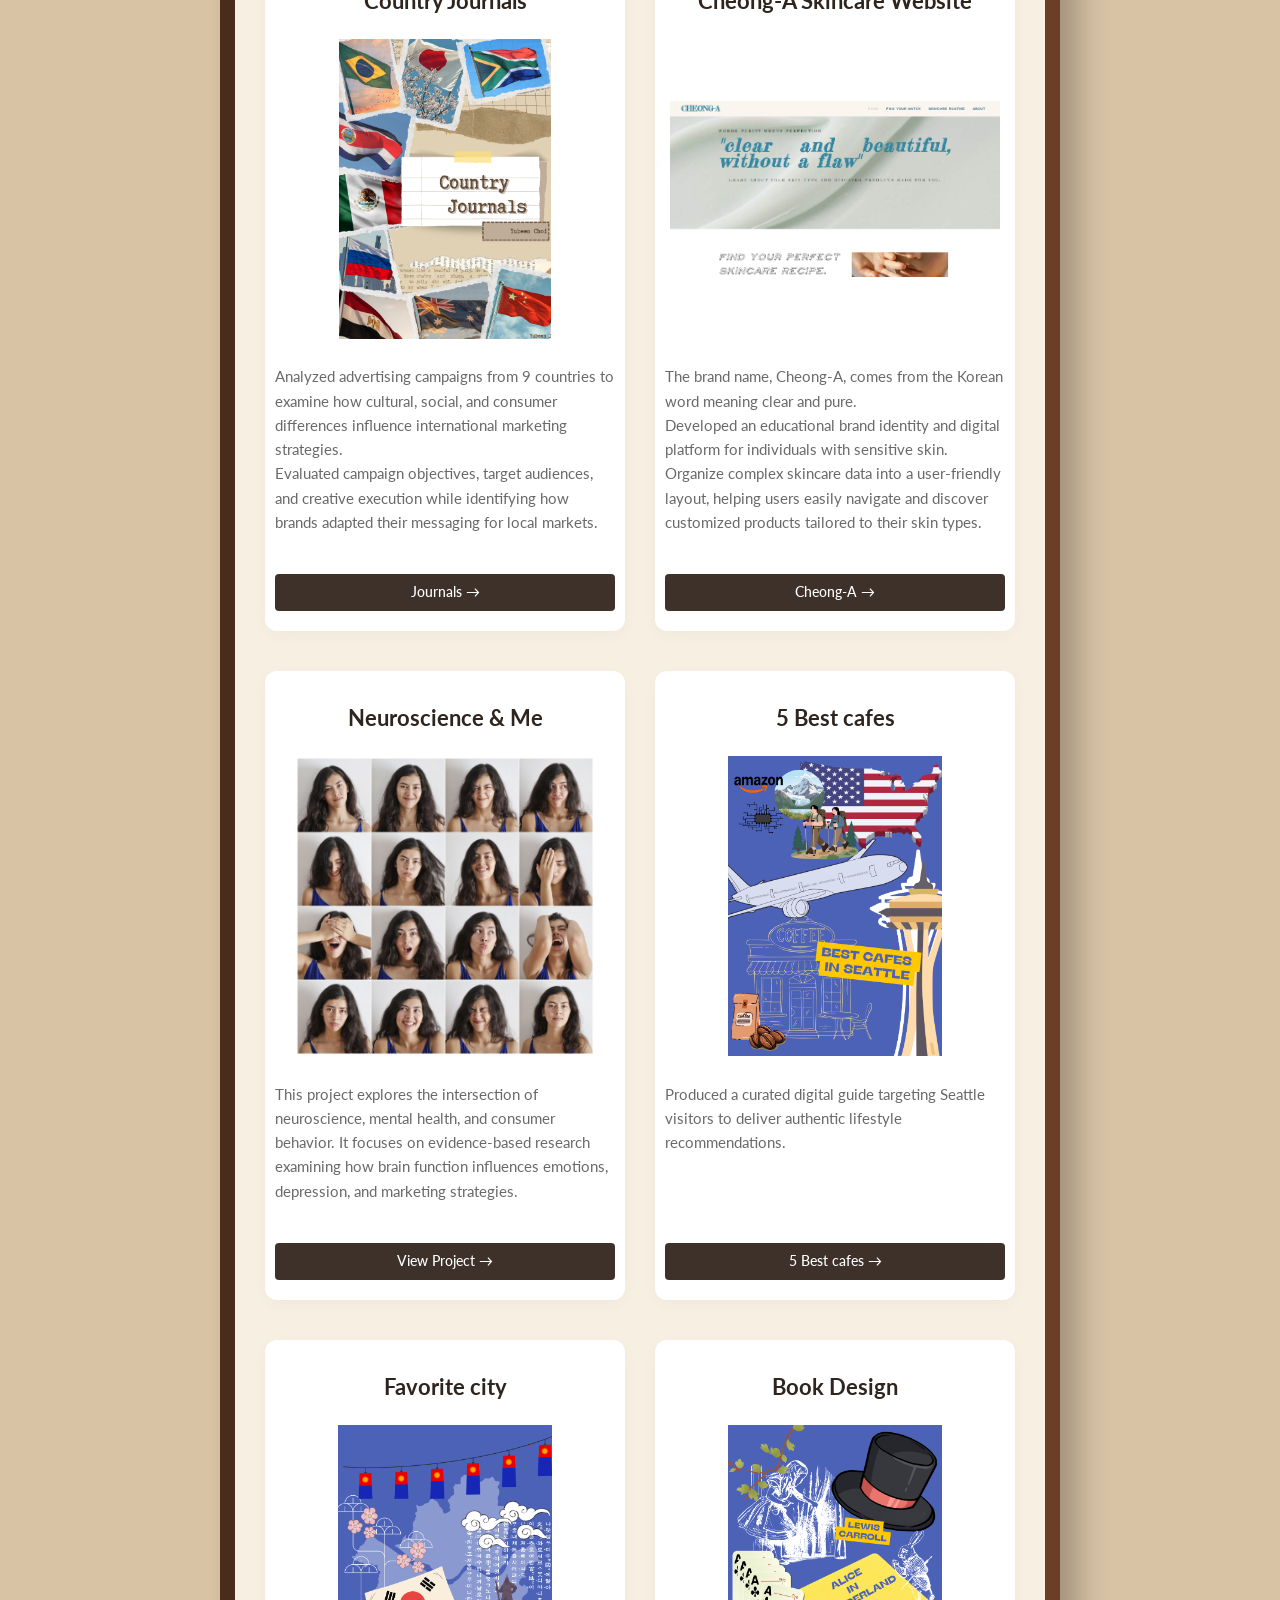
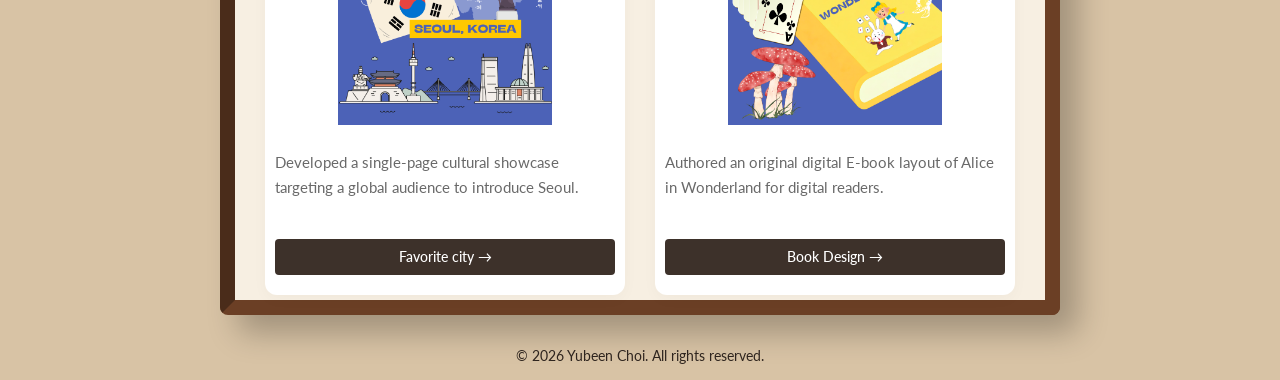
<file: portfolio.html>
<!doctype html>
<html lang="en">
    <head>
        <meta charset="UTF-8" />
        <title>Projects</title>
        <link rel="stylesheet" href="style.css" />
        <meta name="description" content="Yubeen Choi's portfolio" />
        <link rel="preconnect" href="https://fonts.googleapis.com" />
        <link rel="preconnect" href="https://fonts.gstatic.com" crossorigin />
        <link
            href="https://fonts.googleapis.com/css2?family=Lato:ital,wght@0,100;0,300;0,400;0,700;0,900;1,100;1,300;1,400;1,700;1,900&family=Sedan+SC&display=swap"
            rel="stylesheet" />
         <!-- 파비콘  -->
        <link rel="apple-touch-icon" sizes="180x180" href="./apple-touch-icon.png" />
        <link rel="icon" type="image/png" sizes="32x32" href="./favicon-32x32.png" />
        <link rel="icon" type="image/png" sizes="16x16" href="./favicon-16x16.png" />
        <link rel="shortcut icon" href="./favicon.ico" type="image/x-icon" />
        <link rel="manifest" href="./site.webmanifest" />
        <!-- 파비콘 끝 -->
    </head>

    <body class="portfolio">
        <h1>Yubeen Choi</h1>
        <main class="bookframe">
            <h2>Projects</h2>
            <nav class="book-tabs">
                <a href="portfolio.html" class="active">PROJECTS</a>
                <a href="index.html">ABOUT ME</a>
            </nav>

            <!-- 여기서부터 실제로 보여지는 페이지 -->
            <div class="project-box">
                <!-- 1 이디야 커피 -->
                <article class="project-card">
                    <h3>
                        Ediya Coffee: <br />
                        Sanrio collaboration campaign
                    </h3>
                    <img
                        src="ediya%20pic1.png"
                        alt="Promotional poster for Ediya Coffee's national Sanrio characters" />
                    <p>
                        Executed on-site brand messaging and specialized product merchandising for high-profile
                        partnerships, including the national Sanrio character collaboration campaign.
                    </p>
                </article>

                <!-- 2 수원메쎄 -->
                <article class="project-card">
                    <h3>
                        Suwon Messe: <br />
                        Children's exhibition
                    </h3>
                    <img
                        src="suwon%20pic.png"
                        alt="Official event poster for the Butt Detective Play Park exhibition held at Suwon Messe" />
                    <p>
                        Managed event foot traffic and interactive experiential marketing booths for a high-profile
                        children’s entertainment exhibition targeting an estimated audience of 35K to 55K visitors.
                    </p>
                </article>

                <!-- 3 오레오 캠페인 -->
                <article class="project-card">
                    <h3>Oreo Campaign</h3>
                    <img src="Oreo%20mockup.png" alt="Oreo Campaign Poster Mockups" />

                    <p>
                        Developed a digital campaign aimed at strengthening Oreo’s brand relevance among Gen Z
                        consumers. Reinterpreted the brand’s iconic ritual into a shared everyday experience, combining
                        visual storytelling with targeted engagement strategies.
                    </p>
                    <a href="Oreo%20campaign.pdf" class="button" target="_blank">Oreo Campaign &rarr;</a>
                </article>

                <!-- 6 소셜 미디어 어딧 -->
                <article class="project-card">
                    <h3>Social Media Audit</h3>
                    <img src="last%20frontier.png" alt="Last Frontier Coffee Logo" />

                    <p>
                        Conducted a social media audit for a local coffee shop by analyzing content performance,
                        competitor activity, and audience engagement. Created original social media content and
                        strategic recommendations to improve brand awareness and engagement.
                    </p>
                    <a href="Social%20Media%20Audit2%20_Yubeen.pdf" class="button" target="_blank"
                        >View Project &rarr;</a
                    >
                </article>

                <!-- 5 9개국 캠페인 조사 문서 -->
                <article class="project-card">
                    <h3>Country Journals</h3>
                    <img src="Journals%20pic.png" alt="Journal cover decorated with flags from around the world" />

                    <p>
                        Analyzed advertising campaigns from 9 countries to examine how cultural, social, and consumer
                        differences influence international marketing strategies. <br />
                        Evaluated campaign objectives, target audiences, and creative execution while identifying how
                        brands adapted their messaging for local markets.
                    </p>
                    <a href="Journals.pdf" class="button" target="_blank">Journals &rarr;</a>
                </article>

                <!-- 4 청아 웹사이트 -->
                <article class="project-card">
                    <h3>Cheong-A Skincare Website</h3>
                    <img src="cheongA.png" alt="Cheong-A Website Screenshot" />

                    <p>
                        The brand name, Cheong-A, comes from the Korean word meaning clear and pure. <br />Developed an
                        educational brand identity and digital platform for individuals with sensitive skin. Organize
                        complex skincare data into a user-friendly layout, helping users easily navigate and discover
                        customized products tailored to their skin types.
                    </p>
                    <a href="https://cheonga.weebly.com" class="button" target="_blank">Cheong-A &rarr;</a>
                </article>

                <!-- 7 심리마케팅 문서 -->
                <article class="project-card">
                    <h3>Neuroscience &amp; Me</h3>
                    <img
                        src="Neuroscience%20.jpg"
                        alt="A collage featuring a woman displaying various emotions against a white backdrop." />

                    <p>
                        This project explores the intersection of neuroscience, mental health, and consumer behavior. It
                        focuses on evidence-based research examining how brain function influences emotions, depression,
                        and marketing strategies.
                    </p>
                    <a href="PSYC%20Portfolio_Yubeen%20Choi.pdf" class="button" target="_blank">View Project &rarr; </a>
                </article>

                <!-- 8 Project 2 -->
                <article class="project-card">
                    <h3>5 Best cafes</h3>
                    <img src="project2.png" alt="Image representing the project 2" />
                    <p>
                        Produced a curated digital guide targeting Seattle visitors to deliver authentic lifestyle
                        recommendations.
                    </p>
                    <a class="button" href="project2/index.html" target="_blank">5 Best cafes &rarr;</a>
                </article>

                <!-- 9 Project 3 -->
                <article class="project-card">
                    <h3>Favorite city</h3>
                    <img src="project3.png" alt="Image representing the project 3" />
                    <p>Developed a single-page cultural showcase targeting a global audience to introduce Seoul.</p>
                    <a class="button" href="project3/index.html" target="_blank">Favorite city &rarr;</a>
                </article>

                <!-- 10 Project 4 (마지막 1개) -->
                <article class="project-card">
                    <h3>Book Design</h3>
                    <img src="project4.png" alt="Image representing the project 4" />
                    <p>Authored an original digital E-book layout of Alice in Wonderland for digital readers.</p>
                    <a class="button" href="Project4/index.html" target="_blank">Book Design &rarr;</a>
                </article>
            </div>
        </main>

        <!-- copyright -->
        <footer>
            <p>&copy; 2026 Yubeen Choi. All rights reserved.</p>
        </footer>
    </body>
</html>
</file>
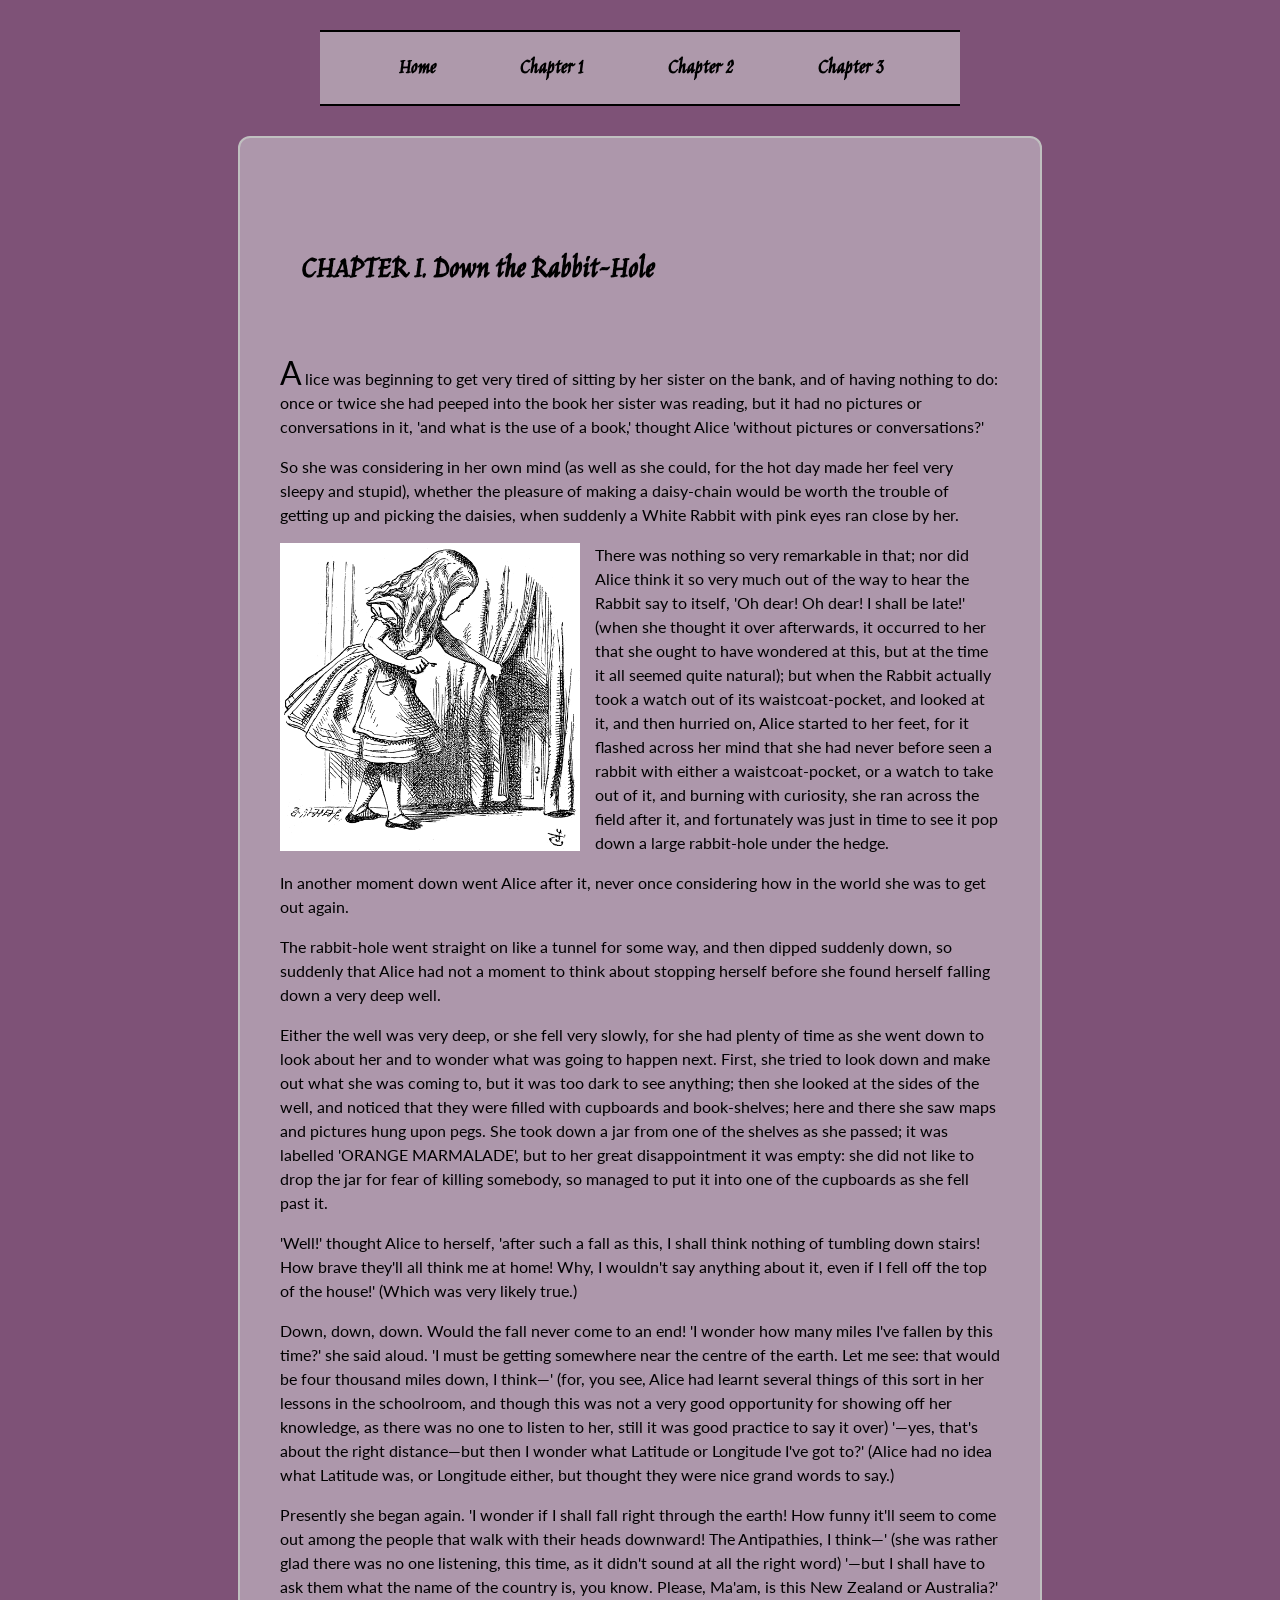
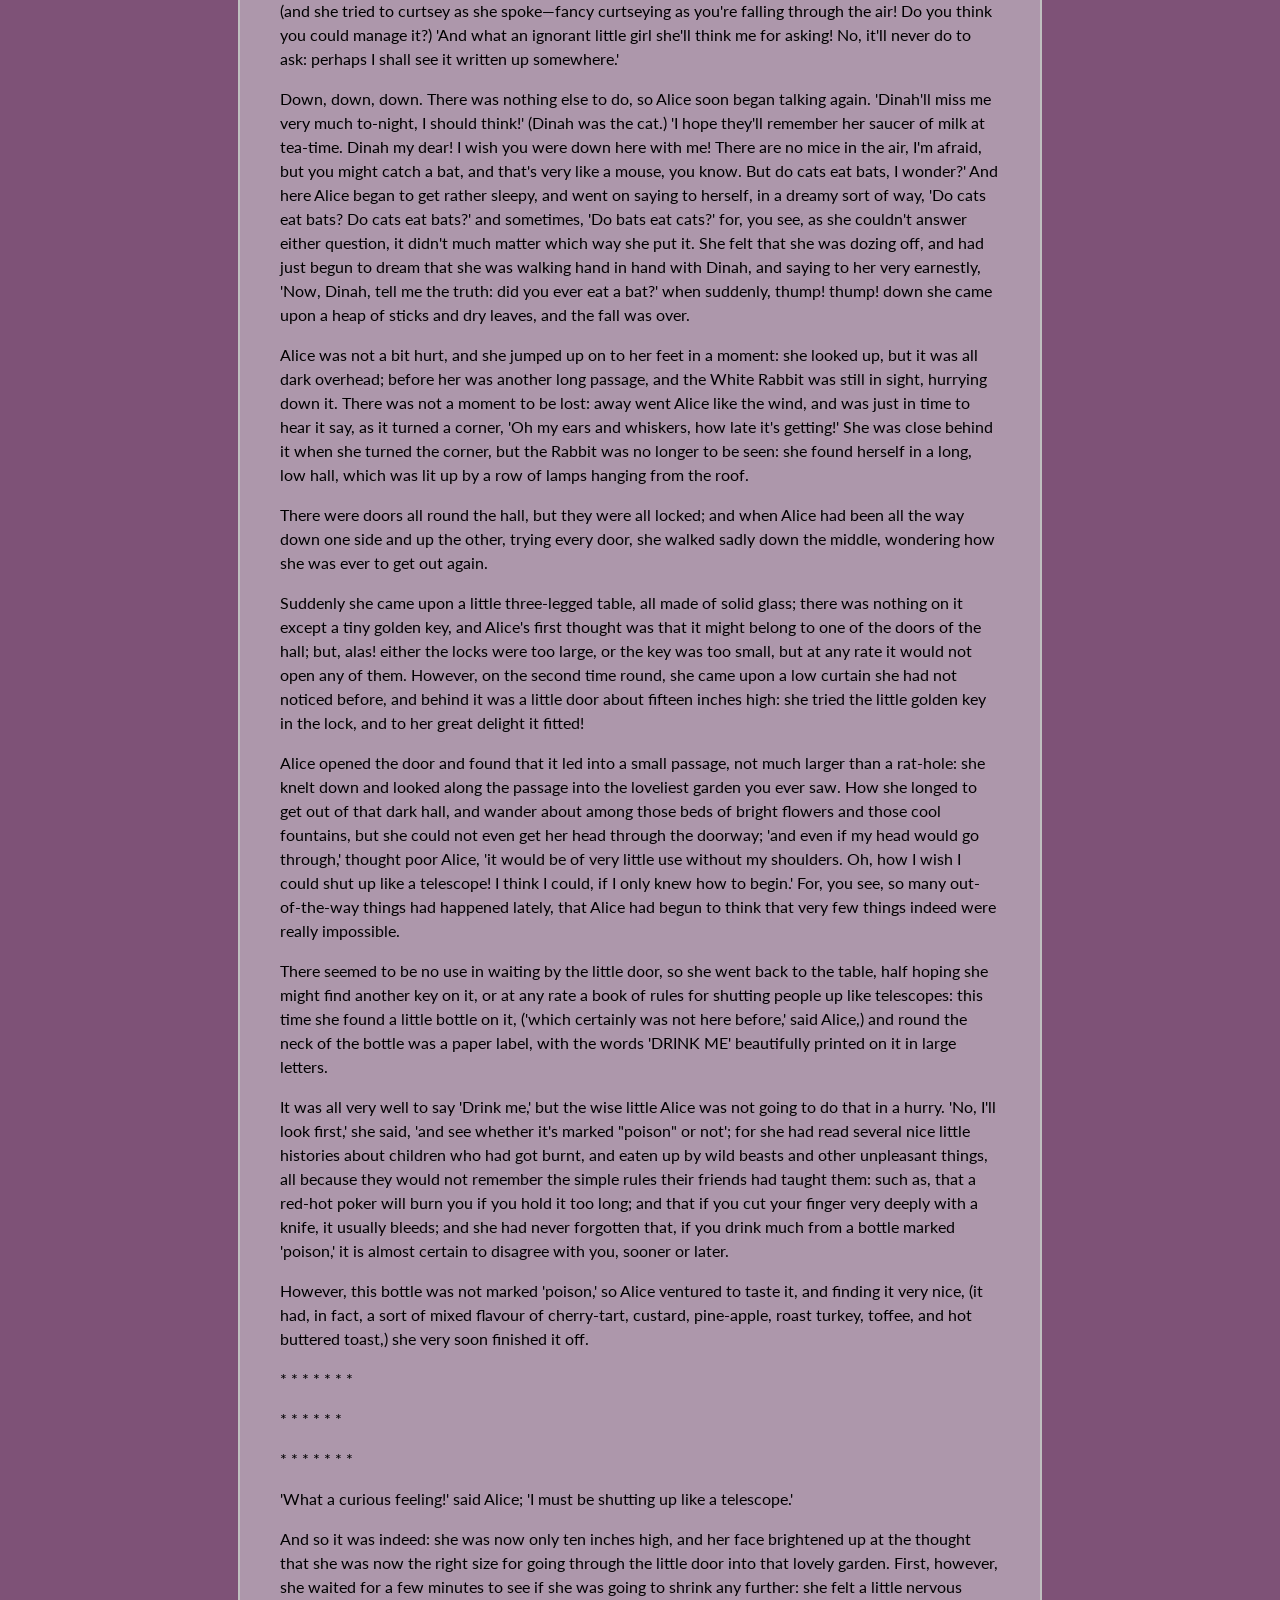
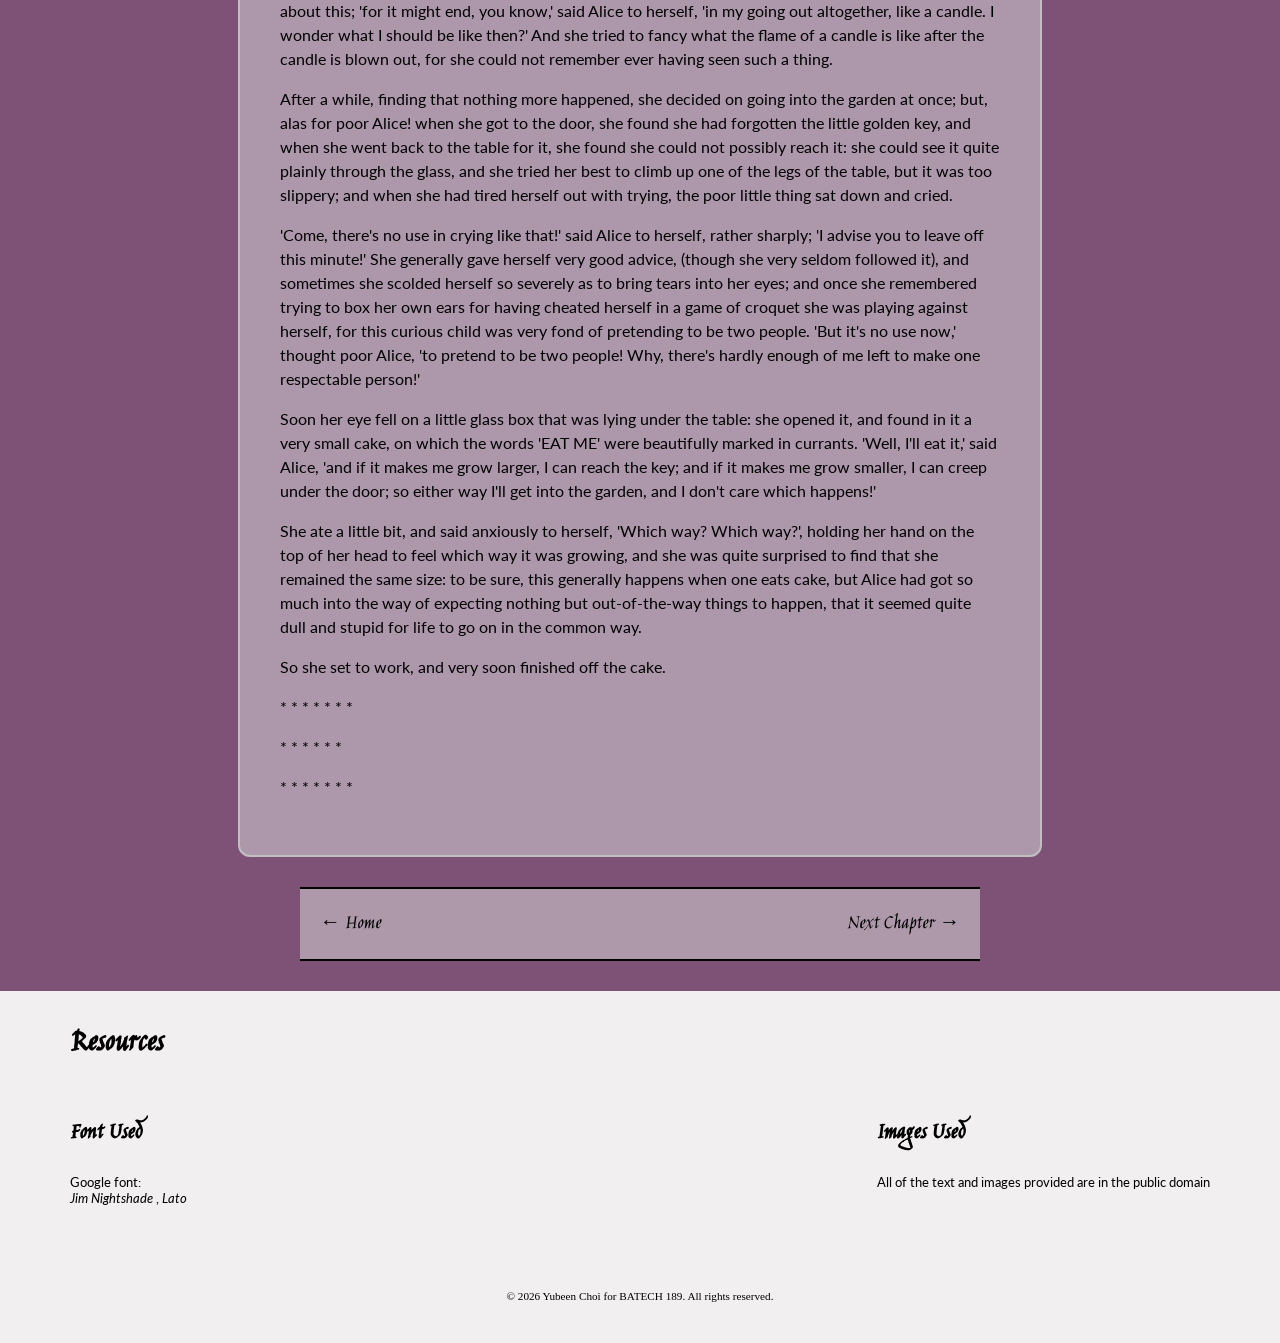
<file: Project4/chapter1.html>
<!doctype html>
<html lang="en">
    <head>
        <meta charset="UTF-8" />
        <title>Alice's adventures in Wonderland, chapter 1</title>
        <link rel="preconnect" href="https://fonts.googleapis.com" />
        <link rel="preconnect" href="https://fonts.gstatic.com" crossorigin />
        <link
            href="https://fonts.googleapis.com/css2?family=Jim+Nightshade&family=Lato:ital,wght@0,100;0,300;0,400;0,700;0,900;1,100;1,300;1,400;1,700;1,900&display=swap"
            rel="stylesheet" />
        <link rel="stylesheet" href="styles.css" />
    </head>

    <body class="chapter">
        <!--Top navigation-->
        <nav class="flex-container">
            <ul>
                <li class="flex-item"><a href="index.html">Home</a></li>
                <li class="flex-item"><a href="chapter1.html">Chapter&nbsp;1</a></li>
                <li class="flex-item"><a href="chapter2.html">Chapter&nbsp;2</a></li>
                <li class="flex-item"><a href="chapter3.html">Chapter&nbsp;3</a></li>
            </ul>
        </nav>

        <!--Chapter1-->
        <main class="chapterbody">
            <header>
                <h2>CHAPTER I. Down the Rabbit-Hole</h2>
            </header>

            <!--Book content-->
            <p>
                Alice was beginning to get very tired of sitting by her sister on the bank, and of having nothing to do:
                once or twice she had peeped into the book her sister was reading, but it had no pictures or
                conversations in it, 'and what is the use of a book,' thought Alice 'without pictures or conversations?'
            </p>
            <p>
                So she was considering in her own mind (as well as she could, for the hot day made her feel very sleepy
                and stupid), whether the pleasure of making a daisy-chain would be worth the trouble of getting up and
                picking the daisies, when suddenly a White Rabbit with pink eyes ran close by her.
            </p>
            <img
                class="float-left"
                src="alice_1_2.png"
                alt="Alice discovering a tiny door behind a curtain"
                width="300" />

            <p>
                There was nothing so very remarkable in that; nor did Alice think it so very much out of the way to hear
                the Rabbit say to itself, 'Oh dear! Oh dear! I shall be late!' (when she thought it over afterwards, it
                occurred to her that she ought to have wondered at this, but at the time it all seemed quite natural);
                but when the Rabbit actually took a watch out of its waistcoat-pocket, and looked at it, and then
                hurried on, Alice started to her feet, for it flashed across her mind that she had never before seen a
                rabbit with either a waistcoat-pocket, or a watch to take out of it, and burning with curiosity, she ran
                across the field after it, and fortunately was just in time to see it pop down a large rabbit-hole under
                the hedge.
            </p>
            <p>
                In another moment down went Alice after it, never once considering how in the world she was to get out
                again.
            </p>
            <p>
                The rabbit-hole went straight on like a tunnel for some way, and then dipped suddenly down, so suddenly
                that Alice had not a moment to think about stopping herself before she found herself falling down a very
                deep well.
            </p>
            <p>
                Either the well was very deep, or she fell very slowly, for she had plenty of time as she went down to
                look about her and to wonder what was going to happen next. First, she tried to look down and make out
                what she was coming to, but it was too dark to see anything; then she looked at the sides of the well,
                and noticed that they were filled with cupboards and book-shelves; here and there she saw maps and
                pictures hung upon pegs. She took down a jar from one of the shelves as she passed; it was labelled
                'ORANGE MARMALADE', but to her great disappointment it was empty: she did not like to drop the jar for
                fear of killing somebody, so managed to put it into one of the cupboards as she fell past it.
            </p>
            <p>
                'Well!' thought Alice to herself, 'after such a fall as this, I shall think nothing of tumbling down
                stairs! How brave they'll all think me at home! Why, I wouldn't say anything about it, even if I fell
                off the top of the house!' (Which was very likely true.)
            </p>
            <p>
                Down, down, down. Would the fall never come to an end! 'I wonder how many miles I've fallen by this
                time?' she said aloud. 'I must be getting somewhere near the centre of the earth. Let me see: that would
                be four thousand miles down, I think—' (for, you see, Alice had learnt several things of this sort in
                her lessons in the schoolroom, and though this was not a very good opportunity for showing off her
                knowledge, as there was no one to listen to her, still it was good practice to say it over) '—yes,
                that's about the right distance—but then I wonder what Latitude or Longitude I've got to?' (Alice had no
                idea what Latitude was, or Longitude either, but thought they were nice grand words to say.)
            </p>
            <p>
                Presently she began again. 'I wonder if I shall fall right through the earth! How funny it'll seem to
                come out among the people that walk with their heads downward! The Antipathies, I think—' (she was
                rather glad there was no one listening, this time, as it didn't sound at all the right word) '—but I
                shall have to ask them what the name of the country is, you know. Please, Ma'am, is this New Zealand or
                Australia?' (and she tried to curtsey as she spoke—fancy curtseying as you're falling through the air!
                Do you think you could manage it?) 'And what an ignorant little girl she'll think me for asking! No,
                it'll never do to ask: perhaps I shall see it written up somewhere.'
            </p>
            <p>
                Down, down, down. There was nothing else to do, so Alice soon began talking again. 'Dinah'll miss me
                very much to-night, I should think!' (Dinah was the cat.) 'I hope they'll remember her saucer of milk at
                tea-time. Dinah my dear! I wish you were down here with me! There are no mice in the air, I'm afraid,
                but you might catch a bat, and that's very like a mouse, you know. But do cats eat bats, I wonder?' And
                here Alice began to get rather sleepy, and went on saying to herself, in a dreamy sort of way, 'Do cats
                eat bats? Do cats eat bats?' and sometimes, 'Do bats eat cats?' for, you see, as she couldn't answer
                either question, it didn't much matter which way she put it. She felt that she was dozing off, and had
                just begun to dream that she was walking hand in hand with Dinah, and saying to her very earnestly,
                'Now, Dinah, tell me the truth: did you ever eat a bat?' when suddenly, thump! thump! down she came upon
                a heap of sticks and dry leaves, and the fall was over.
            </p>
            <p>
                Alice was not a bit hurt, and she jumped up on to her feet in a moment: she looked up, but it was all
                dark overhead; before her was another long passage, and the White Rabbit was still in sight, hurrying
                down it. There was not a moment to be lost: away went Alice like the wind, and was just in time to hear
                it say, as it turned a corner, 'Oh my ears and whiskers, how late it's getting!' She was close behind it
                when she turned the corner, but the Rabbit was no longer to be seen: she found herself in a long, low
                hall, which was lit up by a row of lamps hanging from the roof.
            </p>
            <p>
                There were doors all round the hall, but they were all locked; and when Alice had been all the way down
                one side and up the other, trying every door, she walked sadly down the middle, wondering how she was
                ever to get out again.
            </p>
            <p>
                Suddenly she came upon a little three-legged table, all made of solid glass; there was nothing on it
                except a tiny golden key, and Alice's first thought was that it might belong to one of the doors of the
                hall; but, alas! either the locks were too large, or the key was too small, but at any rate it would not
                open any of them. However, on the second time round, she came upon a low curtain she had not noticed
                before, and behind it was a little door about fifteen inches high: she tried the little golden key in
                the lock, and to her great delight it fitted!
            </p>
            <p>
                Alice opened the door and found that it led into a small passage, not much larger than a rat-hole: she
                knelt down and looked along the passage into the loveliest garden you ever saw. How she longed to get
                out of that dark hall, and wander about among those beds of bright flowers and those cool fountains, but
                she could not even get her head through the doorway; 'and even if my head would go through,' thought
                poor Alice, 'it would be of very little use without my shoulders. Oh, how I wish I could shut up like a
                telescope! I think I could, if I only knew how to begin.' For, you see, so many out-of-the-way things
                had happened lately, that Alice had begun to think that very few things indeed were really impossible.
            </p>
            <p>
                There seemed to be no use in waiting by the little door, so she went back to the table, half hoping she
                might find another key on it, or at any rate a book of rules for shutting people up like telescopes:
                this time she found a little bottle on it, ('which certainly was not here before,' said Alice,) and
                round the neck of the bottle was a paper label, with the words 'DRINK ME' beautifully printed on it in
                large letters.
            </p>
            <p>
                It was all very well to say 'Drink me,' but the wise little Alice was not going to do that in a hurry.
                'No, I'll look first,' she said, 'and see whether it's marked "poison" or not'; for she had read several
                nice little histories about children who had got burnt, and eaten up by wild beasts and other unpleasant
                things, all because they would not remember the simple rules their friends had taught them: such as,
                that a red-hot poker will burn you if you hold it too long; and that if you cut your finger very deeply
                with a knife, it usually bleeds; and she had never forgotten that, if you drink much from a bottle
                marked 'poison,' it is almost certain to disagree with you, sooner or later.
            </p>
            <p>
                However, this bottle was not marked 'poison,' so Alice ventured to taste it, and finding it very nice,
                (it had, in fact, a sort of mixed flavour of cherry-tart, custard, pine-apple, roast turkey, toffee, and
                hot buttered toast,) she very soon finished it off.
            </p>
            <p>* * * * * * *</p>

            <p>* * * * * *</p>

            <p>* * * * * * *</p>
            <p>'What a curious feeling!' said Alice; 'I must be shutting up like a telescope.'</p>
            <p>
                And so it was indeed: she was now only ten inches high, and her face brightened up at the thought that
                she was now the right size for going through the little door into that lovely garden. First, however,
                she waited for a few minutes to see if she was going to shrink any further: she felt a little nervous
                about this; 'for it might end, you know,' said Alice to herself, 'in my going out altogether, like a
                candle. I wonder what I should be like then?' And she tried to fancy what the flame of a candle is like
                after the candle is blown out, for she could not remember ever having seen such a thing.
            </p>
            <p>
                After a while, finding that nothing more happened, she decided on going into the garden at once; but,
                alas for poor Alice! when she got to the door, she found she had forgotten the little golden key, and
                when she went back to the table for it, she found she could not possibly reach it: she could see it
                quite plainly through the glass, and she tried her best to climb up one of the legs of the table, but it
                was too slippery; and when she had tired herself out with trying, the poor little thing sat down and
                cried.
            </p>
            <p>
                'Come, there's no use in crying like that!' said Alice to herself, rather sharply; 'I advise you to
                leave off this minute!' She generally gave herself very good advice, (though she very seldom followed
                it), and sometimes she scolded herself so severely as to bring tears into her eyes; and once she
                remembered trying to box her own ears for having cheated herself in a game of croquet she was playing
                against herself, for this curious child was very fond of pretending to be two people. 'But it's no use
                now,' thought poor Alice, 'to pretend to be two people! Why, there's hardly enough of me left to make
                one respectable person!'
            </p>
            <p>
                Soon her eye fell on a little glass box that was lying under the table: she opened it, and found in it a
                very small cake, on which the words 'EAT ME' were beautifully marked in currants. 'Well, I'll eat it,'
                said Alice, 'and if it makes me grow larger, I can reach the key; and if it makes me grow smaller, I can
                creep under the door; so either way I'll get into the garden, and I don't care which happens!'
            </p>
            <p>
                She ate a little bit, and said anxiously to herself, 'Which way? Which way?', holding her hand on the
                top of her head to feel which way it was growing, and she was quite surprised to find that she remained
                the same size: to be sure, this generally happens when one eats cake, but Alice had got so much into the
                way of expecting nothing but out-of-the-way things to happen, that it seemed quite dull and stupid for
                life to go on in the common way.
            </p>
            <p>So she set to work, and very soon finished off the cake.</p>
            <p>* * * * * * *</p>

            <p>* * * * * *</p>

            <p>* * * * * * *</p>
        </main>
        <!-- Bottom navigation + copyright -->
        <div class="button">
            <a href="index.html"> &larr; Home</a>
            <a href="chapter2.html"> Next Chapter &rarr;</a>
        </div>

        <section class="resources">
            <h2>Resources</h2>

            <div class="resource-container">
                <div>
                    <h3>Font Used</h3>
                    <p>
                        Google font:
                        <br /><cite>
                            <a
                                href="https://fonts.google.com/specimen/Jim+Nightshade?categoryFilters=Sans+Serif:%2FSans%2FHumanist&preview.script=Latn"
                                target="_blank"
                                >Jim Nightshade</a
                            > </cite
                        >,
                        <cite>
                            <a
                                href="https://fonts.google.com/specimen/Lato?categoryFilters=Sans+Serif:%2FSans%2FHumanist&preview.script=Latn"
                                target="_blank"
                                >Lato</a
                            >
                        </cite>
                    </p>
                </div>

                <div>
                    <h3>Images Used</h3>
                    <p>All of the text and images provided are in the public domain</p>
                </div>
            </div>
            <footer>
                <p>&copy; 2026 Yubeen Choi for BATECH 189. All rights reserved.</p>
            </footer>
        </section>
    </body>
</html>
</file>
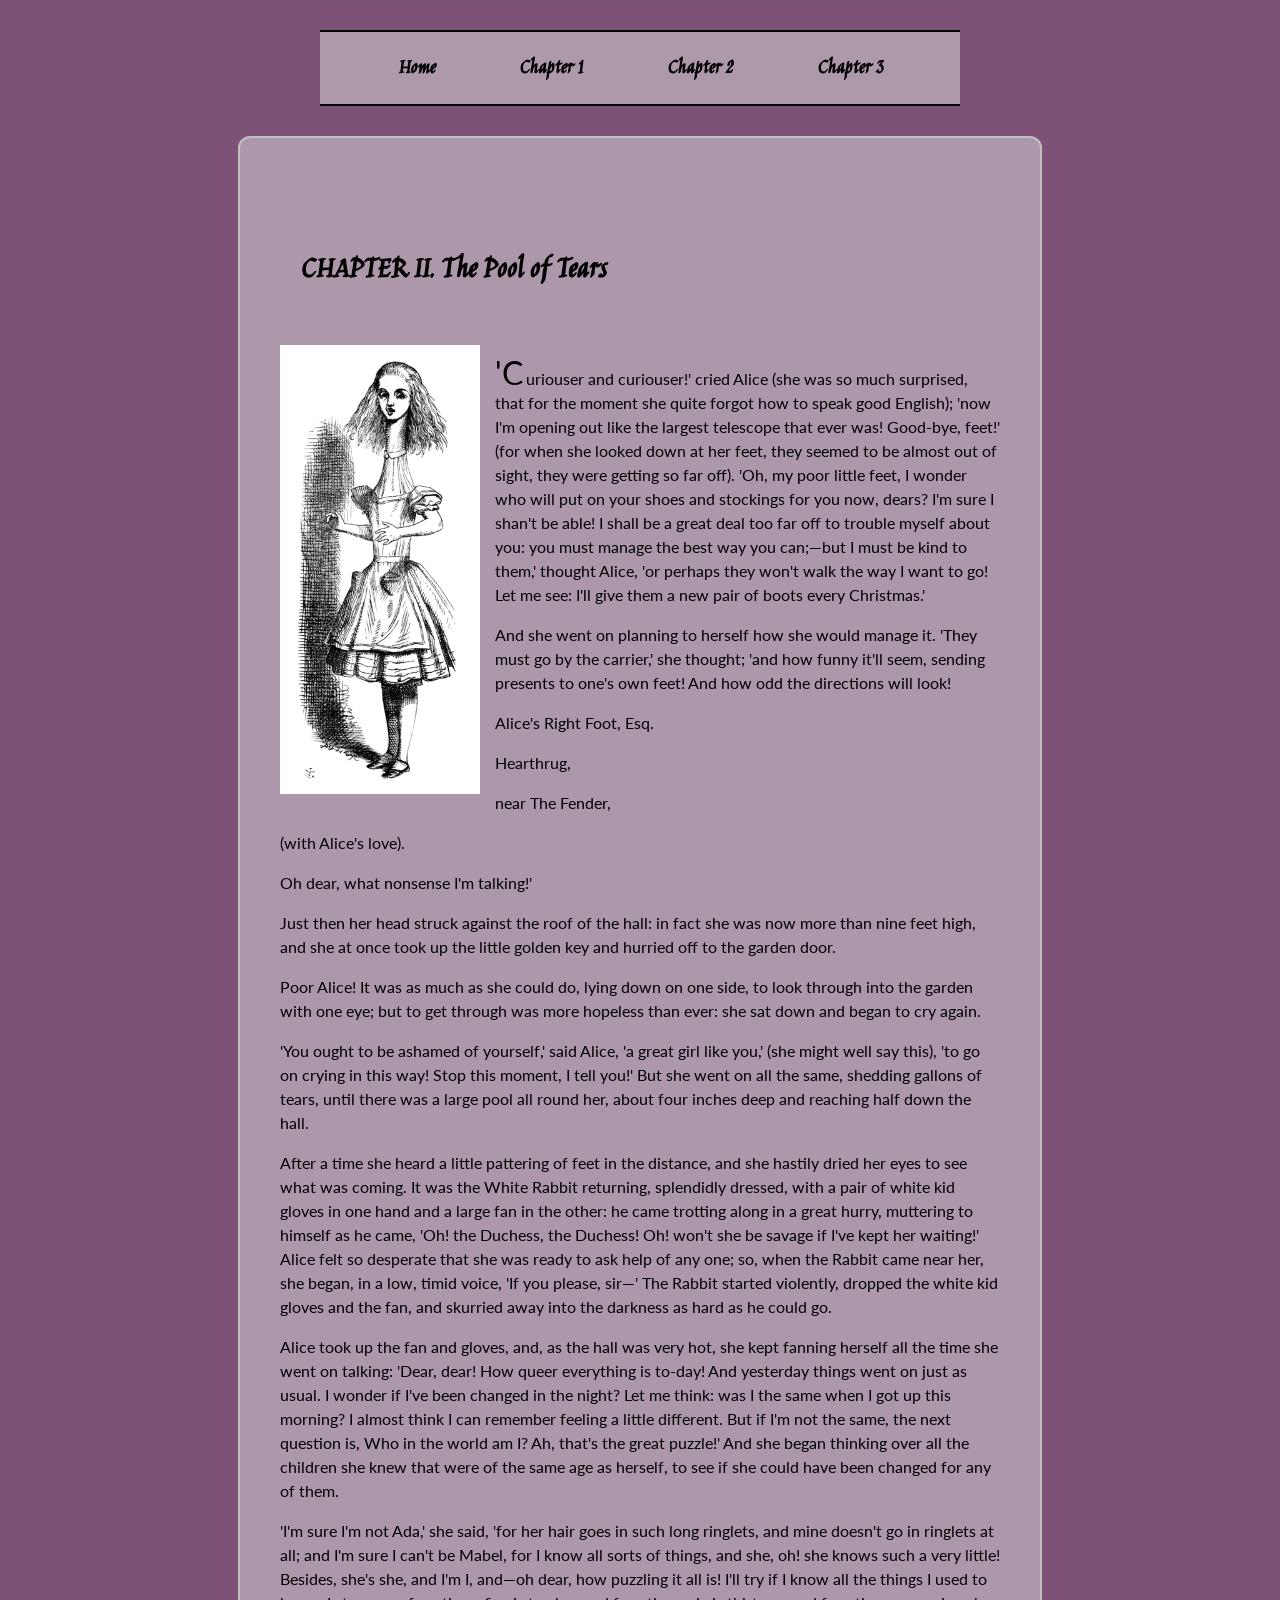
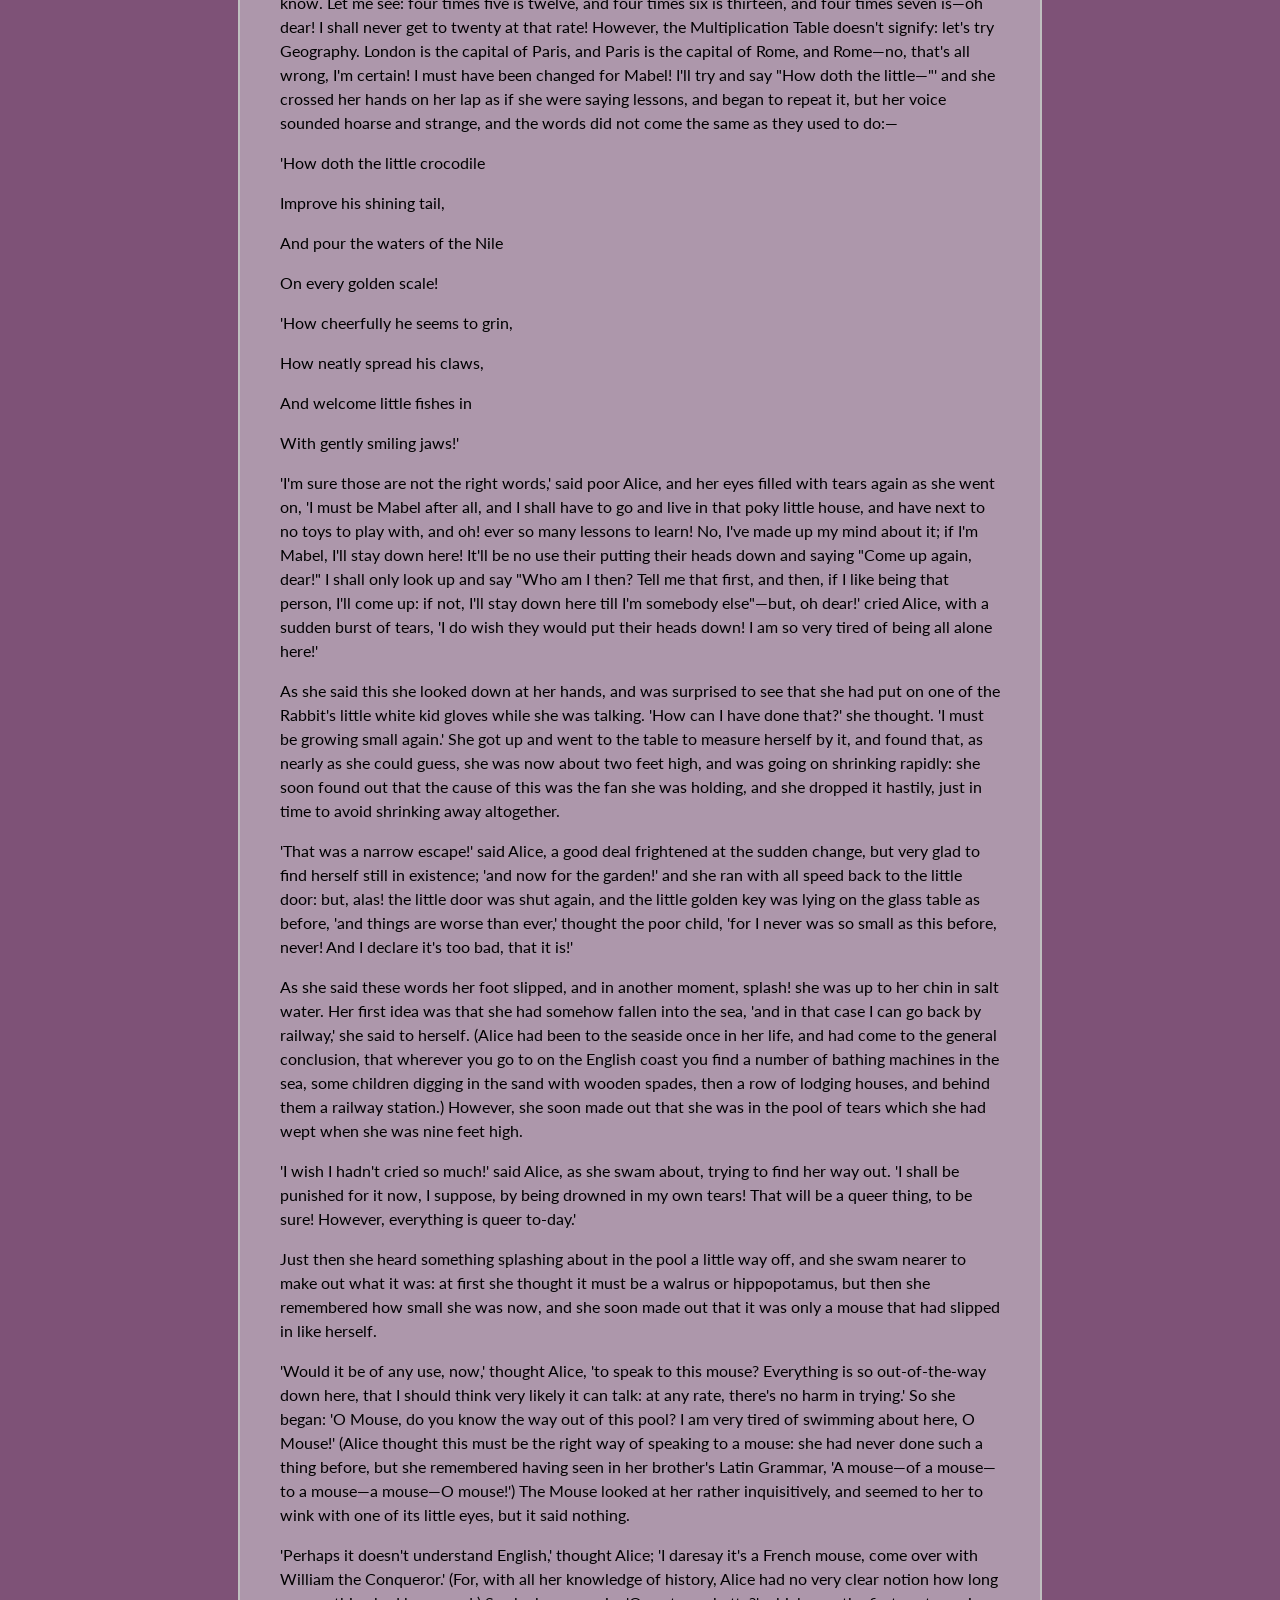
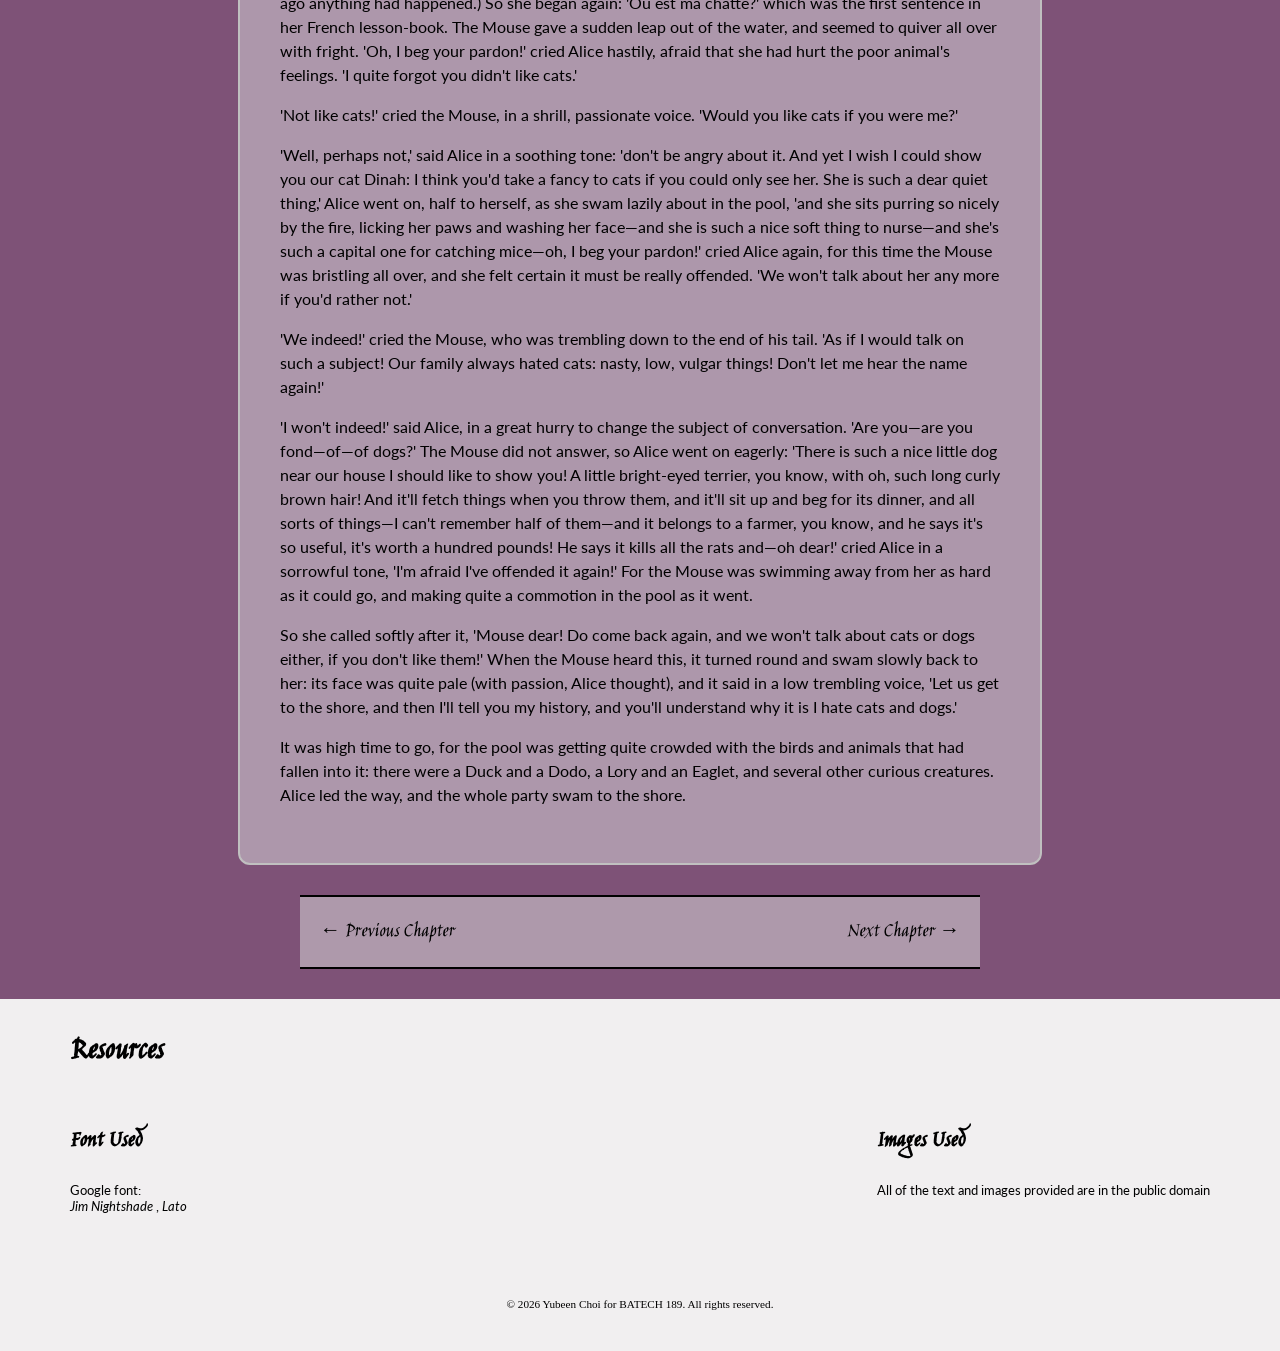
<file: Project4/chapter2.html>
<!doctype html>
<html lang="en">
    <head>
        <meta charset="UTF-8" />
        <title>Alice's adventures in Wonderland, chapter 2</title>
        <link rel="preconnect" href="https://fonts.googleapis.com" />
        <link rel="preconnect" href="https://fonts.gstatic.com" crossorigin />
        <link
            href="https://fonts.googleapis.com/css2?family=Jim+Nightshade&family=Lato:ital,wght@0,100;0,300;0,400;0,700;0,900;1,100;1,300;1,400;1,700;1,900&display=swap"
            rel="stylesheet" />
        <link rel="stylesheet" href="styles.css" />
    </head>
    <body class="chapter">
        <!--Top navigation-->
        <nav class="flex-container">
            <ul>
                <li class="flex-item"><a href="index.html">Home</a></li>
                <li class="flex-item"><a href="chapter1.html">Chapter&nbsp;1</a></li>
                <li class="flex-item"><a href="chapter2.html">Chapter&nbsp;2</a></li>
                <li class="flex-item"><a href="chapter3.html">Chapter&nbsp;3</a></li>
            </ul>
        </nav>

        <!--Chapter title-->
        <main class="chapterbody">
            <header>
                <h2>CHAPTER II. The Pool of Tears</h2>
            </header>

            <!--Book content-->
            <img class="float-left" src="alice_ch2.png" alt="Alice growing taller" width="200" />
            <p>
                'Curiouser and curiouser!' cried Alice (she was so much surprised, that for the moment she quite forgot
                how to speak good English); 'now I'm opening out like the largest telescope that ever was! Good-bye,
                feet!' (for when she looked down at her feet, they seemed to be almost out of sight, they were getting
                so far off). 'Oh, my poor little feet, I wonder who will put on your shoes and stockings for you now,
                dears? I'm sure I shan't be able! I shall be a great deal too far off to trouble myself about you: you
                must manage the best way you can;—but I must be kind to them,' thought Alice, 'or perhaps they won't
                walk the way I want to go! Let me see: I'll give them a new pair of boots every Christmas.'
            </p>
            <p>
                And she went on planning to herself how she would manage it. 'They must go by the carrier,' she thought;
                'and how funny it'll seem, sending presents to one's own feet! And how odd the directions will look!
            </p>
            <p>Alice's Right Foot, Esq.</p>
            <p>Hearthrug,</p>
            <p>near The Fender,</p>
            <p>(with Alice's love).</p>
            <p>Oh dear, what nonsense I'm talking!'</p>
            <p>
                Just then her head struck against the roof of the hall: in fact she was now more than nine feet high,
                and she at once took up the little golden key and hurried off to the garden door.
            </p>
            <p>
                Poor Alice! It was as much as she could do, lying down on one side, to look through into the garden with
                one eye; but to get through was more hopeless than ever: she sat down and began to cry again.
            </p>
            <p>
                'You ought to be ashamed of yourself,' said Alice, 'a great girl like you,' (she might well say this),
                'to go on crying in this way! Stop this moment, I tell you!' But she went on all the same, shedding
                gallons of tears, until there was a large pool all round her, about four inches deep and reaching half
                down the hall.
            </p>
            <p>
                After a time she heard a little pattering of feet in the distance, and she hastily dried her eyes to see
                what was coming. It was the White Rabbit returning, splendidly dressed, with a pair of white kid gloves
                in one hand and a large fan in the other: he came trotting along in a great hurry, muttering to himself
                as he came, 'Oh! the Duchess, the Duchess! Oh! won't she be savage if I've kept her waiting!' Alice felt
                so desperate that she was ready to ask help of any one; so, when the Rabbit came near her, she began, in
                a low, timid voice, 'If you please, sir—' The Rabbit started violently, dropped the white kid gloves and
                the fan, and skurried away into the darkness as hard as he could go.
            </p>
            <p>
                Alice took up the fan and gloves, and, as the hall was very hot, she kept fanning herself all the time
                she went on talking: 'Dear, dear! How queer everything is to-day! And yesterday things went on just as
                usual. I wonder if I've been changed in the night? Let me think: was I the same when I got up this
                morning? I almost think I can remember feeling a little different. But if I'm not the same, the next
                question is, Who in the world am I? Ah, that's the great puzzle!' And she began thinking over all the
                children she knew that were of the same age as herself, to see if she could have been changed for any of
                them.
            </p>
            <p>
                'I'm sure I'm not Ada,' she said, 'for her hair goes in such long ringlets, and mine doesn't go in
                ringlets at all; and I'm sure I can't be Mabel, for I know all sorts of things, and she, oh! she knows
                such a very little! Besides, she's she, and I'm I, and—oh dear, how puzzling it all is! I'll try if I
                know all the things I used to know. Let me see: four times five is twelve, and four times six is
                thirteen, and four times seven is—oh dear! I shall never get to twenty at that rate! However, the
                Multiplication Table doesn't signify: let's try Geography. London is the capital of Paris, and Paris is
                the capital of Rome, and Rome—no, that's all wrong, I'm certain! I must have been changed for Mabel!
                I'll try and say "How doth the little—"' and she crossed her hands on her lap as if she were saying
                lessons, and began to repeat it, but her voice sounded hoarse and strange, and the words did not come
                the same as they used to do:—
            </p>
            <p>'How doth the little crocodile</p>
            <p>Improve his shining tail,</p>
            <p>And pour the waters of the Nile</p>
            <p>On every golden scale!</p>

            <p>'How cheerfully he seems to grin,</p>
            <p>How neatly spread his claws,</p>
            <p>And welcome little fishes in</p>
            <p>With gently smiling jaws!'</p>
            <p>
                'I'm sure those are not the right words,' said poor Alice, and her eyes filled with tears again as she
                went on, 'I must be Mabel after all, and I shall have to go and live in that poky little house, and have
                next to no toys to play with, and oh! ever so many lessons to learn! No, I've made up my mind about it;
                if I'm Mabel, I'll stay down here! It'll be no use their putting their heads down and saying "Come up
                again, dear!" I shall only look up and say "Who am I then? Tell me that first, and then, if I like being
                that person, I'll come up: if not, I'll stay down here till I'm somebody else"—but, oh dear!' cried
                Alice, with a sudden burst of tears, 'I do wish they would put their heads down! I am so very tired of
                being all alone here!'
            </p>
            <p>
                As she said this she looked down at her hands, and was surprised to see that she had put on one of the
                Rabbit's little white kid gloves while she was talking. 'How can I have done that?' she thought. 'I must
                be growing small again.' She got up and went to the table to measure herself by it, and found that, as
                nearly as she could guess, she was now about two feet high, and was going on shrinking rapidly: she soon
                found out that the cause of this was the fan she was holding, and she dropped it hastily, just in time
                to avoid shrinking away altogether.
            </p>
            <p>
                'That was a narrow escape!' said Alice, a good deal frightened at the sudden change, but very glad to
                find herself still in existence; 'and now for the garden!' and she ran with all speed back to the little
                door: but, alas! the little door was shut again, and the little golden key was lying on the glass table
                as before, 'and things are worse than ever,' thought the poor child, 'for I never was so small as this
                before, never! And I declare it's too bad, that it is!'
            </p>
            <p>
                As she said these words her foot slipped, and in another moment, splash! she was up to her chin in salt
                water. Her first idea was that she had somehow fallen into the sea, 'and in that case I can go back by
                railway,' she said to herself. (Alice had been to the seaside once in her life, and had come to the
                general conclusion, that wherever you go to on the English coast you find a number of bathing machines
                in the sea, some children digging in the sand with wooden spades, then a row of lodging houses, and
                behind them a railway station.) However, she soon made out that she was in the pool of tears which she
                had wept when she was nine feet high.
            </p>
            <p>
                'I wish I hadn't cried so much!' said Alice, as she swam about, trying to find her way out. 'I shall be
                punished for it now, I suppose, by being drowned in my own tears! That will be a queer thing, to be
                sure! However, everything is queer to-day.'
            </p>
            <p>
                Just then she heard something splashing about in the pool a little way off, and she swam nearer to make
                out what it was: at first she thought it must be a walrus or hippopotamus, but then she remembered how
                small she was now, and she soon made out that it was only a mouse that had slipped in like herself.
            </p>
            <p>
                'Would it be of any use, now,' thought Alice, 'to speak to this mouse? Everything is so out-of-the-way
                down here, that I should think very likely it can talk: at any rate, there's no harm in trying.' So she
                began: 'O Mouse, do you know the way out of this pool? I am very tired of swimming about here, O Mouse!'
                (Alice thought this must be the right way of speaking to a mouse: she had never done such a thing
                before, but she remembered having seen in her brother's Latin Grammar, 'A mouse—of a mouse—to a mouse—a
                mouse—O mouse!') The Mouse looked at her rather inquisitively, and seemed to her to wink with one of its
                little eyes, but it said nothing.
            </p>
            <p>
                'Perhaps it doesn't understand English,' thought Alice; 'I daresay it's a French mouse, come over with
                William the Conqueror.' (For, with all her knowledge of history, Alice had no very clear notion how long
                ago anything had happened.) So she began again: 'Ou est ma chatte?' which was the first sentence in her
                French lesson-book. The Mouse gave a sudden leap out of the water, and seemed to quiver all over with
                fright. 'Oh, I beg your pardon!' cried Alice hastily, afraid that she had hurt the poor animal's
                feelings. 'I quite forgot you didn't like cats.'
            </p>
            <p>
                'Not like cats!' cried the Mouse, in a shrill, passionate voice. 'Would you like cats if you were me?'
            </p>
            <p>
                'Well, perhaps not,' said Alice in a soothing tone: 'don't be angry about it. And yet I wish I could
                show you our cat Dinah: I think you'd take a fancy to cats if you could only see her. She is such a dear
                quiet thing,' Alice went on, half to herself, as she swam lazily about in the pool, 'and she sits
                purring so nicely by the fire, licking her paws and washing her face—and she is such a nice soft thing
                to nurse—and she's such a capital one for catching mice—oh, I beg your pardon!' cried Alice again, for
                this time the Mouse was bristling all over, and she felt certain it must be really offended. 'We won't
                talk about her any more if you'd rather not.'
            </p>
            <p>
                'We indeed!' cried the Mouse, who was trembling down to the end of his tail. 'As if I would talk on such
                a subject! Our family always hated cats: nasty, low, vulgar things! Don't let me hear the name again!'
            </p>
            <p>
                'I won't indeed!' said Alice, in a great hurry to change the subject of conversation. 'Are you—are you
                fond—of—of dogs?' The Mouse did not answer, so Alice went on eagerly: 'There is such a nice little dog
                near our house I should like to show you! A little bright-eyed terrier, you know, with oh, such long
                curly brown hair! And it'll fetch things when you throw them, and it'll sit up and beg for its dinner,
                and all sorts of things—I can't remember half of them—and it belongs to a farmer, you know, and he says
                it's so useful, it's worth a hundred pounds! He says it kills all the rats and—oh dear!' cried Alice in
                a sorrowful tone, 'I'm afraid I've offended it again!' For the Mouse was swimming away from her as hard
                as it could go, and making quite a commotion in the pool as it went.
            </p>
            <p>
                So she called softly after it, 'Mouse dear! Do come back again, and we won't talk about cats or dogs
                either, if you don't like them!' When the Mouse heard this, it turned round and swam slowly back to her:
                its face was quite pale (with passion, Alice thought), and it said in a low trembling voice, 'Let us get
                to the shore, and then I'll tell you my history, and you'll understand why it is I hate cats and dogs.'
            </p>
            <p>
                It was high time to go, for the pool was getting quite crowded with the birds and animals that had
                fallen into it: there were a Duck and a Dodo, a Lory and an Eaglet, and several other curious creatures.
                Alice led the way, and the whole party swam to the shore.
            </p>
        </main>
        <!-- Bottom navigation + copyright -->
        <div class="button">
            <a href="chapter1.html"> &larr; Previous Chapter</a>
            <a href="chapter3.html"> Next Chapter &rarr;</a>
        </div>

        <section class="resources">
            <h2>Resources</h2>

            <div class="resource-container">
                <div>
                    <h3>Font Used</h3>
                    <p>
                        Google font:
                        <br /><cite>
                            <a
                                href="https://fonts.google.com/specimen/Jim+Nightshade?categoryFilters=Sans+Serif:%2FSans%2FHumanist&preview.script=Latn"
                                target="_blank"
                                >Jim Nightshade</a
                            > </cite
                        >,
                        <cite>
                            <a
                                href="https://fonts.google.com/specimen/Lato?categoryFilters=Sans+Serif:%2FSans%2FHumanist&preview.script=Latn"
                                target="_blank"
                                >Lato</a
                            >
                        </cite>
                    </p>
                </div>

                <div>
                    <h3>Images Used</h3>
                    <p>All of the text and images provided are in the public domain</p>
                </div>
            </div>

            <footer>
                <p>&copy; 2026 Yubeen Choi for BATECH 189. All rights reserved.</p>
            </footer>
        </section>
    </body>
</html>
</file>
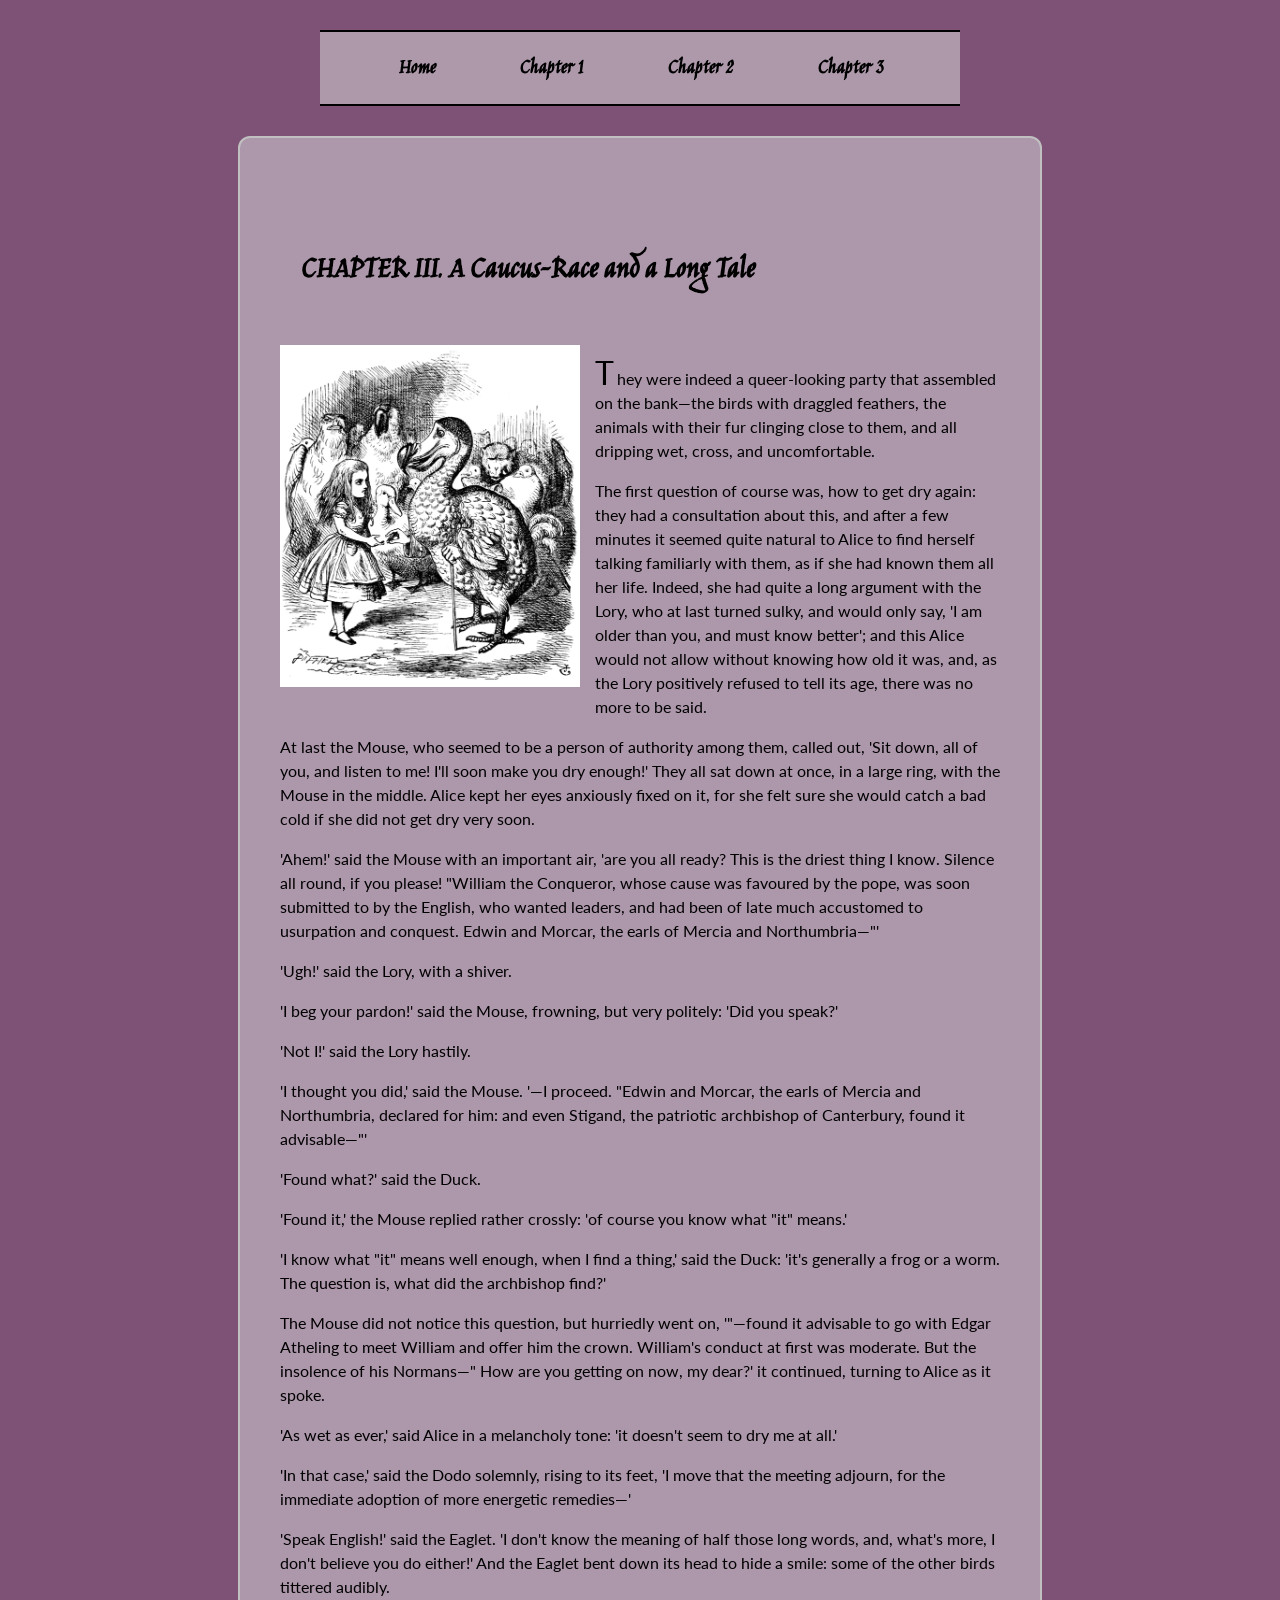
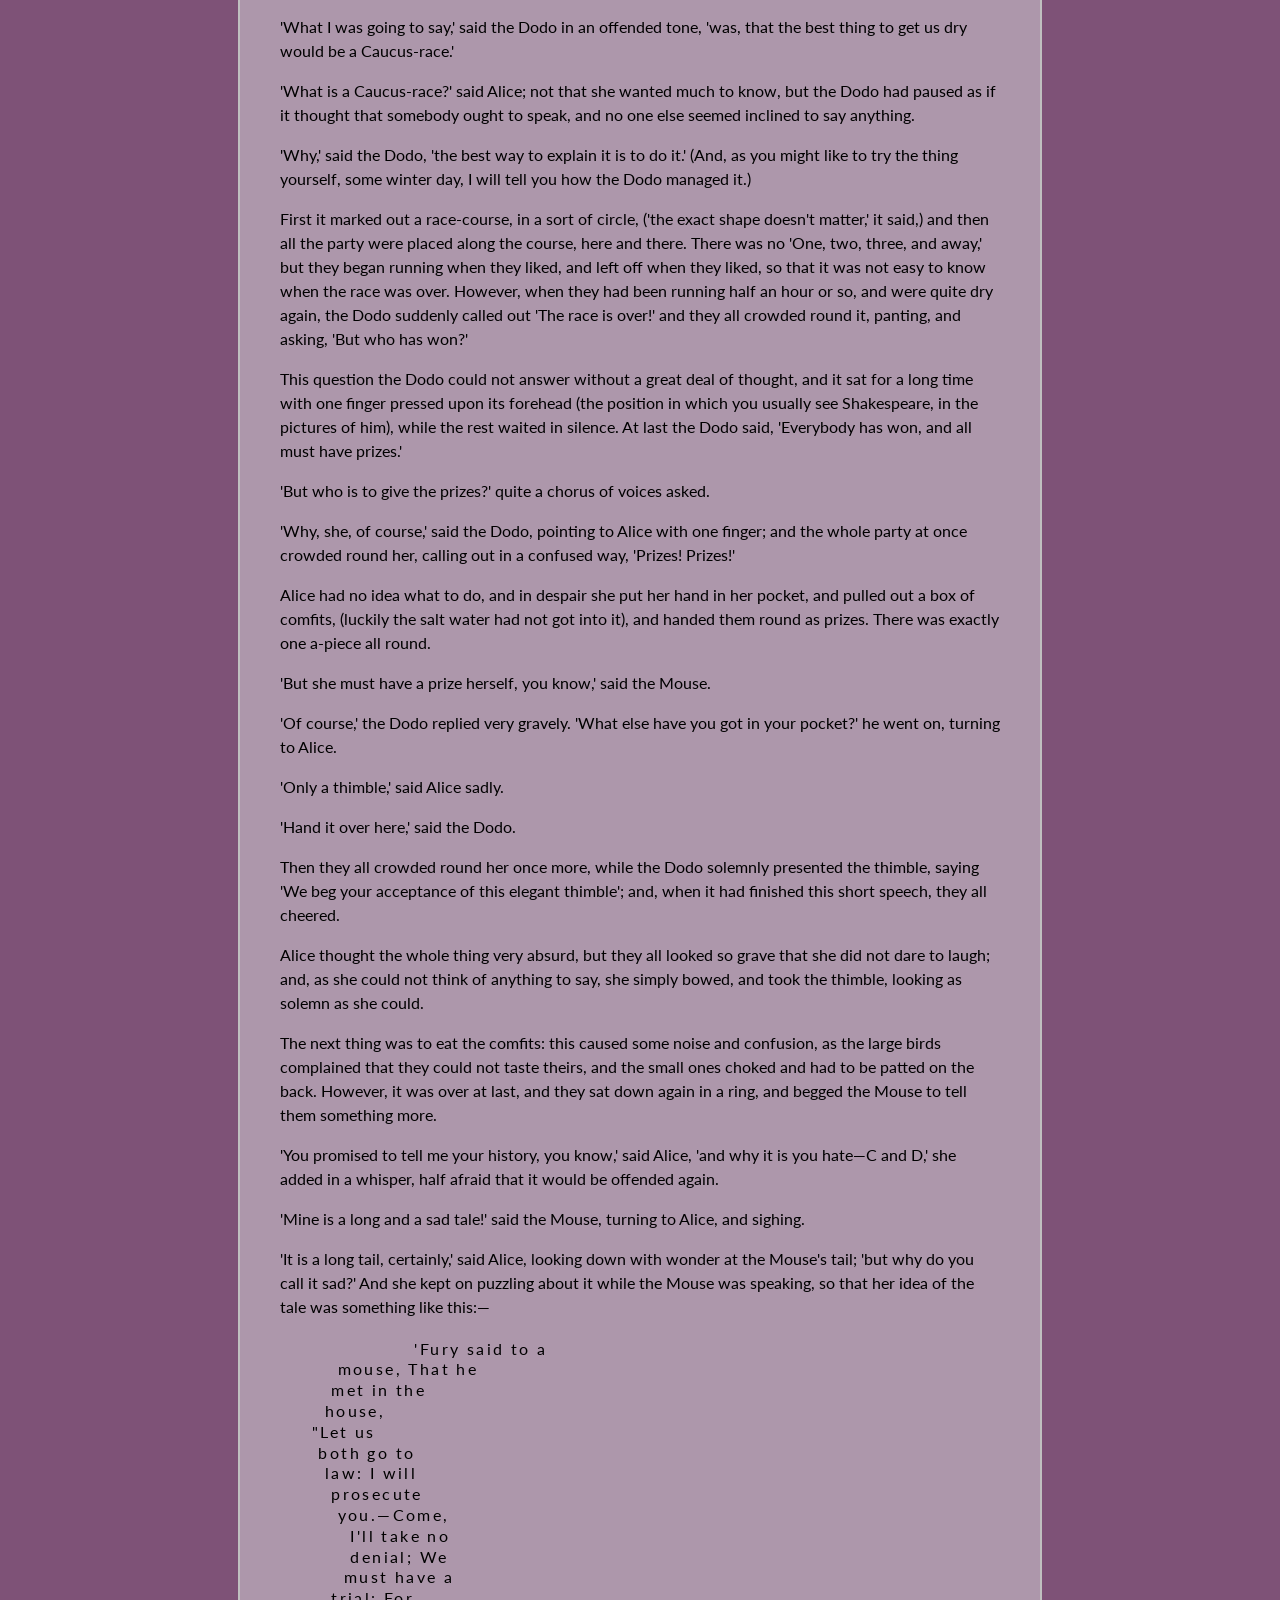
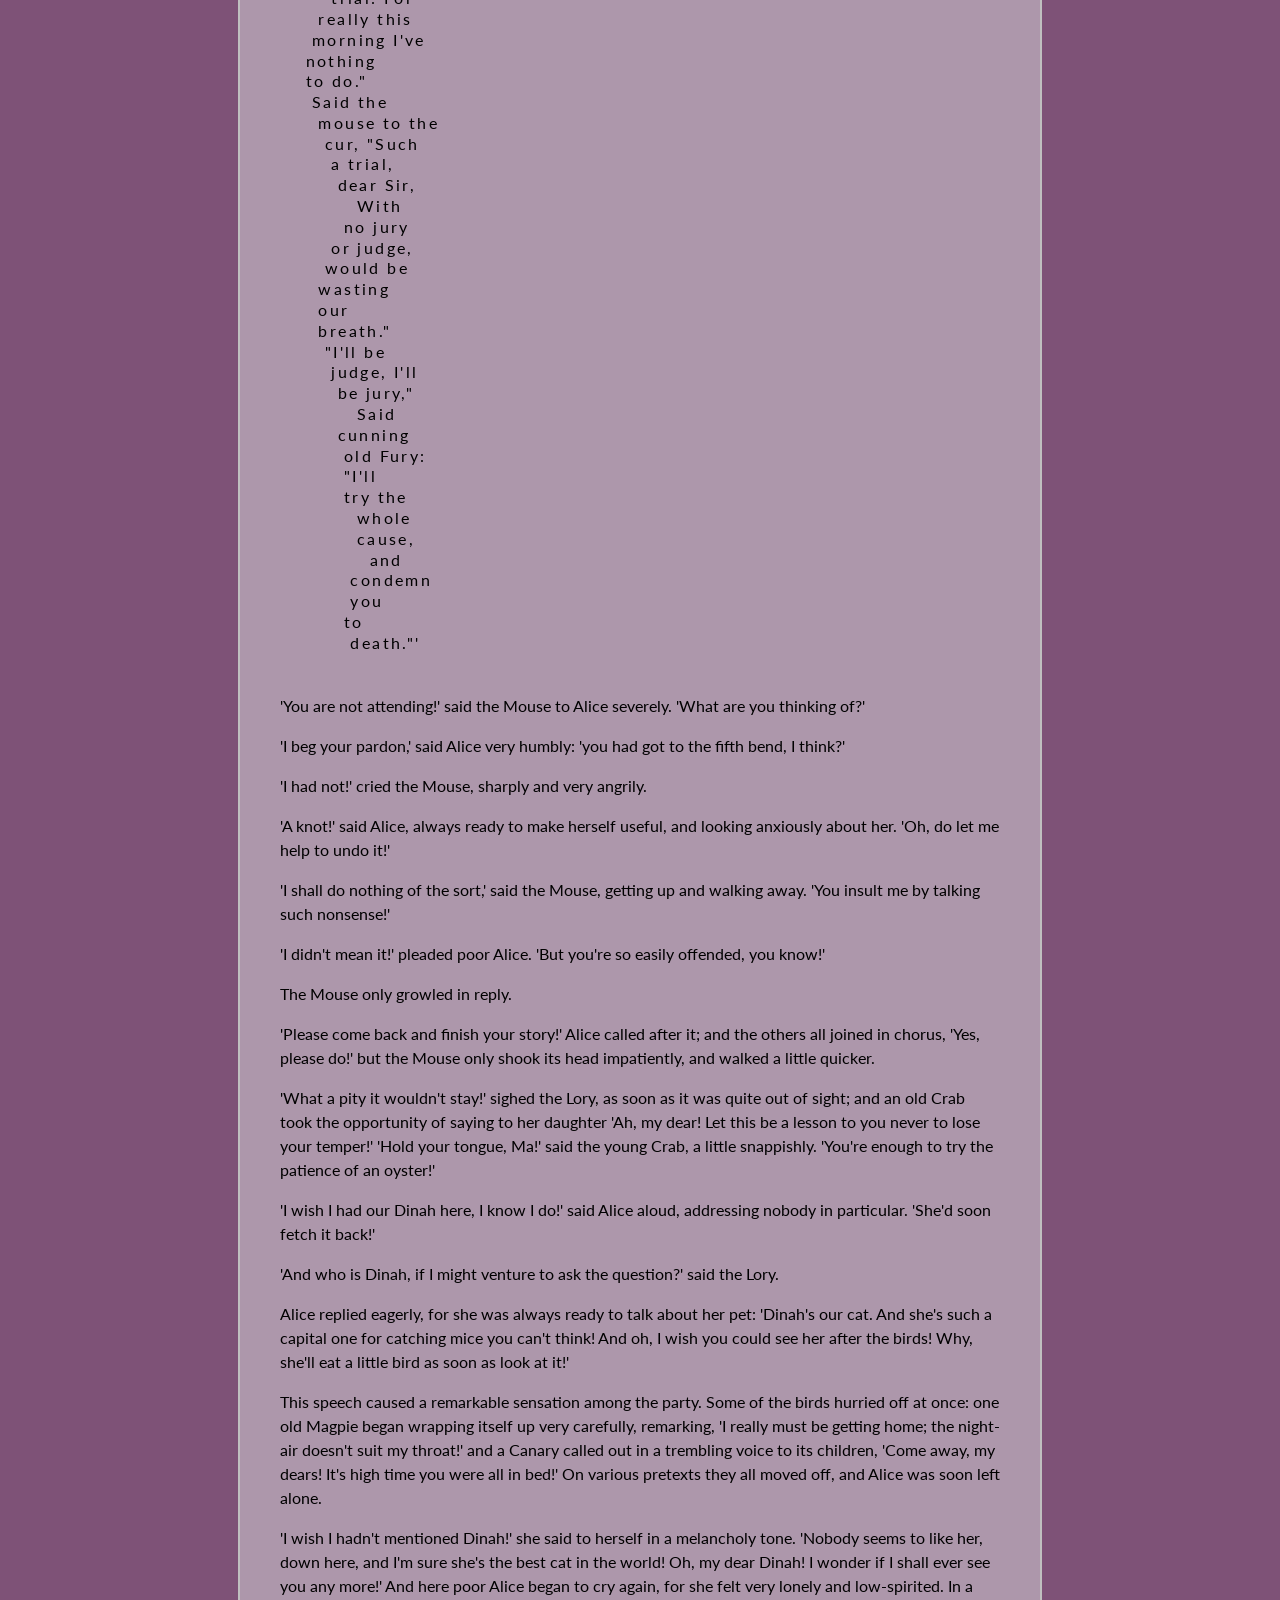
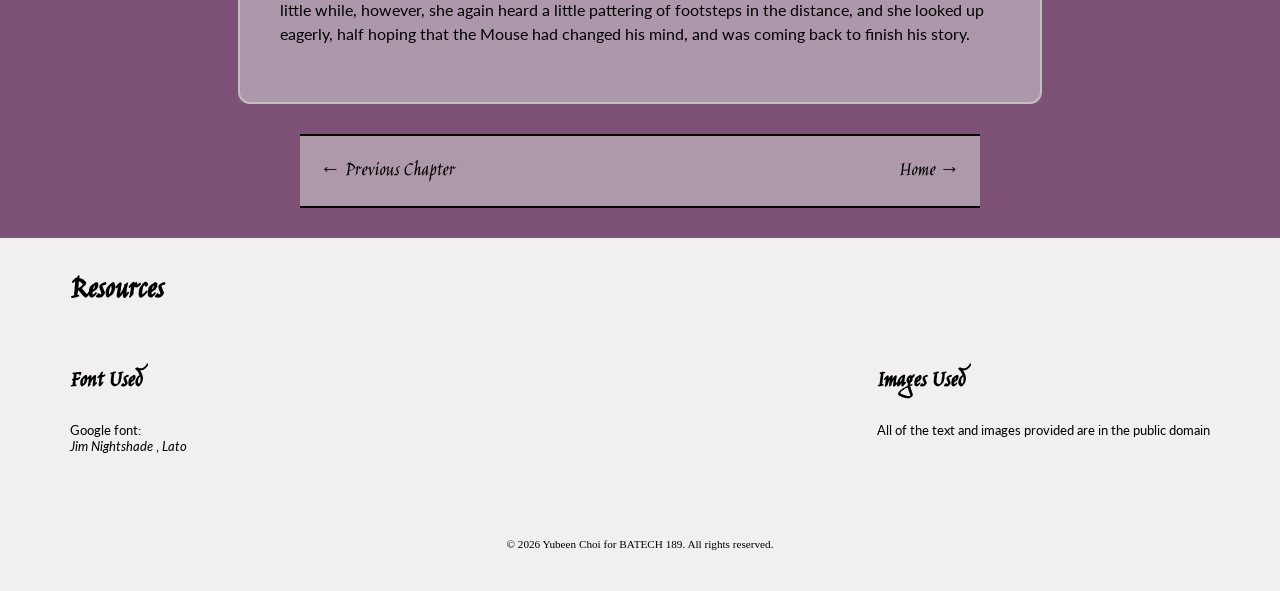
<file: Project4/chapter3.html>
<!doctype html>
<html lang="en">
    <head>
        <meta charset="UTF-8" />
        <title>Alice's adventures in Wonderland, chapter 3</title>
        <link rel="preconnect" href="https://fonts.googleapis.com" />
        <link rel="preconnect" href="https://fonts.gstatic.com" crossorigin />
        <link
            href="https://fonts.googleapis.com/css2?family=Jim+Nightshade&family=Lato:ital,wght@0,100;0,300;0,400;0,700;0,900;1,100;1,300;1,400;1,700;1,900&display=swap"
            rel="stylesheet" />
        <link rel="stylesheet" href="styles.css" />
    </head>
    <body class="chapter">
        <!--Top navigation-->
        <nav class="flex-container">
            <ul>
                <li class="flex-item"><a href="index.html">Home</a></li>
                <li class="flex-item"><a href="chapter1.html">Chapter&nbsp;1</a></li>
                <li class="flex-item"><a href="chapter2.html">Chapter&nbsp;2</a></li>
                <li class="flex-item"><a href="chapter3.html">Chapter&nbsp;3</a></li>
            </ul>
        </nav>

        <!--Chapter title-->
        <main class="chapterbody">
            <header>
                <h2>CHAPTER III. A Caucus-Race and a Long Tale</h2>
            </header>

            <!--Book content-->
            <img
                class="float-left"
                src="alice_3_2.png"
                alt="Alice standing beside a bird and other animals"
                width="300" />
            <p>
                They were indeed a queer-looking party that assembled on the bank—the birds with draggled feathers, the
                animals with their fur clinging close to them, and all dripping wet, cross, and uncomfortable.
            </p>
            <p>
                The first question of course was, how to get dry again: they had a consultation about this, and after a
                few minutes it seemed quite natural to Alice to find herself talking familiarly with them, as if she had
                known them all her life. Indeed, she had quite a long argument with the Lory, who at last turned sulky,
                and would only say, 'I am older than you, and must know better'; and this Alice would not allow without
                knowing how old it was, and, as the Lory positively refused to tell its age, there was no more to be
                said.
            </p>
            <p>
                At last the Mouse, who seemed to be a person of authority among them, called out, 'Sit down, all of you,
                and listen to me! I'll soon make you dry enough!' They all sat down at once, in a large ring, with the
                Mouse in the middle. Alice kept her eyes anxiously fixed on it, for she felt sure she would catch a bad
                cold if she did not get dry very soon.
            </p>
            <p>
                'Ahem!' said the Mouse with an important air, 'are you all ready? This is the driest thing I know.
                Silence all round, if you please! "William the Conqueror, whose cause was favoured by the pope, was soon
                submitted to by the English, who wanted leaders, and had been of late much accustomed to usurpation and
                conquest. Edwin and Morcar, the earls of Mercia and Northumbria—"'
            </p>
            <p>'Ugh!' said the Lory, with a shiver.</p>
            <p>'I beg your pardon!' said the Mouse, frowning, but very politely: 'Did you speak?'</p>
            <p>'Not I!' said the Lory hastily.</p>
            <p>
                'I thought you did,' said the Mouse. '—I proceed. "Edwin and Morcar, the earls of Mercia and
                Northumbria, declared for him: and even Stigand, the patriotic archbishop of Canterbury, found it
                advisable—"'
            </p>
            <p>'Found what?' said the Duck.</p>
            <p>'Found it,' the Mouse replied rather crossly: 'of course you know what "it" means.'</p>
            <p>
                'I know what "it" means well enough, when I find a thing,' said the Duck: 'it's generally a frog or a
                worm. The question is, what did the archbishop find?'
            </p>
            <p>
                The Mouse did not notice this question, but hurriedly went on, '"—found it advisable to go with Edgar
                Atheling to meet William and offer him the crown. William's conduct at first was moderate. But the
                insolence of his Normans—" How are you getting on now, my dear?' it continued, turning to Alice as it
                spoke.
            </p>
            <p>'As wet as ever,' said Alice in a melancholy tone: 'it doesn't seem to dry me at all.'</p>
            <p>
                'In that case,' said the Dodo solemnly, rising to its feet, 'I move that the meeting adjourn, for the
                immediate adoption of more energetic remedies—'
            </p>
            <p>
                'Speak English!' said the Eaglet. 'I don't know the meaning of half those long words, and, what's more,
                I don't believe you do either!' And the Eaglet bent down its head to hide a smile: some of the other
                birds tittered audibly.
            </p>
            <p>
                'What I was going to say,' said the Dodo in an offended tone, 'was, that the best thing to get us dry
                would be a Caucus-race.'
            </p>
            <p>
                'What is a Caucus-race?' said Alice; not that she wanted much to know, but the Dodo had paused as if it
                thought that somebody ought to speak, and no one else seemed inclined to say anything.
            </p>
            <p>
                'Why,' said the Dodo, 'the best way to explain it is to do it.' (And, as you might like to try the thing
                yourself, some winter day, I will tell you how the Dodo managed it.)
            </p>
            <p>
                First it marked out a race-course, in a sort of circle, ('the exact shape doesn't matter,' it said,) and
                then all the party were placed along the course, here and there. There was no 'One, two, three, and
                away,' but they began running when they liked, and left off when they liked, so that it was not easy to
                know when the race was over. However, when they had been running half an hour or so, and were quite dry
                again, the Dodo suddenly called out 'The race is over!' and they all crowded round it, panting, and
                asking, 'But who has won?'
            </p>
            <p>
                This question the Dodo could not answer without a great deal of thought, and it sat for a long time with
                one finger pressed upon its forehead (the position in which you usually see Shakespeare, in the pictures
                of him), while the rest waited in silence. At last the Dodo said, 'Everybody has won, and all must have
                prizes.'
            </p>
            <p>'But who is to give the prizes?' quite a chorus of voices asked.</p>
            <p>
                'Why, she, of course,' said the Dodo, pointing to Alice with one finger; and the whole party at once
                crowded round her, calling out in a confused way, 'Prizes! Prizes!'
            </p>
            <p>
                Alice had no idea what to do, and in despair she put her hand in her pocket, and pulled out a box of
                comfits, (luckily the salt water had not got into it), and handed them round as prizes. There was
                exactly one a-piece all round.
            </p>
            <p>'But she must have a prize herself, you know,' said the Mouse.</p>
            <p>
                'Of course,' the Dodo replied very gravely. 'What else have you got in your pocket?' he went on, turning
                to Alice.
            </p>
            <p>'Only a thimble,' said Alice sadly.</p>
            <p>'Hand it over here,' said the Dodo.</p>
            <p>
                Then they all crowded round her once more, while the Dodo solemnly presented the thimble, saying 'We beg
                your acceptance of this elegant thimble'; and, when it had finished this short speech, they all cheered.
            </p>
            <p>
                Alice thought the whole thing very absurd, but they all looked so grave that she did not dare to laugh;
                and, as she could not think of anything to say, she simply bowed, and took the thimble, looking as
                solemn as she could.
            </p>
            <p>
                The next thing was to eat the comfits: this caused some noise and confusion, as the large birds
                complained that they could not taste theirs, and the small ones choked and had to be patted on the back.
                However, it was over at last, and they sat down again in a ring, and begged the Mouse to tell them
                something more.
            </p>
            <p>
                'You promised to tell me your history, you know,' said Alice, 'and why it is you hate—C and D,' she
                added in a whisper, half afraid that it would be offended again.
            </p>
            <p>'Mine is a long and a sad tale!' said the Mouse, turning to Alice, and sighing.</p>
            <p>
                'It is a long tail, certainly,' said Alice, looking down with wonder at the Mouse's tail; 'but why do
                you call it sad?' And she kept on puzzling about it while the Mouse was speaking, so that her idea of
                the tale was something like this:—
            </p>
            <pre class="mouse-tale">
                     'Fury said to a
         mouse, That he
        met in the
       house,
     "Let us
      both go to
       law: I will
        prosecute
         you.—Come,
           I'll take no
           denial; We
          must have a
        trial: For
      really this
     morning I've
    nothing
    to do."
     Said the
      mouse to the
       cur, "Such
        a trial,
         dear Sir,
            With
          no jury
        or judge,
       would be
      wasting
      our
      breath."
       "I'll be
        judge, I'll
         be jury,"
            Said
         cunning
          old Fury:
          "I'll
          try the
            whole
            cause,
              and
           condemn
           you
          to
           death."'
                  </pre
            >
            <p>'You are not attending!' said the Mouse to Alice severely. 'What are you thinking of?'</p>
            <p>'I beg your pardon,' said Alice very humbly: 'you had got to the fifth bend, I think?'</p>
            <p>'I had not!' cried the Mouse, sharply and very angrily.</p>
            <p>
                'A knot!' said Alice, always ready to make herself useful, and looking anxiously about her. 'Oh, do let
                me help to undo it!'
            </p>
            <p>
                'I shall do nothing of the sort,' said the Mouse, getting up and walking away. 'You insult me by talking
                such nonsense!'
            </p>
            <p>'I didn't mean it!' pleaded poor Alice. 'But you're so easily offended, you know!'</p>
            <p>The Mouse only growled in reply.</p>
            <p>
                'Please come back and finish your story!' Alice called after it; and the others all joined in chorus,
                'Yes, please do!' but the Mouse only shook its head impatiently, and walked a little quicker.
            </p>
            <p>
                'What a pity it wouldn't stay!' sighed the Lory, as soon as it was quite out of sight; and an old Crab
                took the opportunity of saying to her daughter 'Ah, my dear! Let this be a lesson to you never to lose
                your temper!' 'Hold your tongue, Ma!' said the young Crab, a little snappishly. 'You're enough to try
                the patience of an oyster!'
            </p>
            <p>
                'I wish I had our Dinah here, I know I do!' said Alice aloud, addressing nobody in particular. 'She'd
                soon fetch it back!'
            </p>
            <p>'And who is Dinah, if I might venture to ask the question?' said the Lory.</p>
            <p>
                Alice replied eagerly, for she was always ready to talk about her pet: 'Dinah's our cat. And she's such
                a capital one for catching mice you can't think! And oh, I wish you could see her after the birds! Why,
                she'll eat a little bird as soon as look at it!'
            </p>
            <p>
                This speech caused a remarkable sensation among the party. Some of the birds hurried off at once: one
                old Magpie began wrapping itself up very carefully, remarking, 'I really must be getting home; the
                night-air doesn't suit my throat!' and a Canary called out in a trembling voice to its children, 'Come
                away, my dears! It's high time you were all in bed!' On various pretexts they all moved off, and Alice
                was soon left alone.
            </p>
            <p>
                'I wish I hadn't mentioned Dinah!' she said to herself in a melancholy tone. 'Nobody seems to like her,
                down here, and I'm sure she's the best cat in the world! Oh, my dear Dinah! I wonder if I shall ever see
                you any more!' And here poor Alice began to cry again, for she felt very lonely and low-spirited. In a
                little while, however, she again heard a little pattering of footsteps in the distance, and she looked
                up eagerly, half hoping that the Mouse had changed his mind, and was coming back to finish his story.
            </p>
        </main>

        <!-- Bottom navigation + copyright -->
        <div class="button">
            <a href="chapter3.html"> &larr; Previous Chapter</a>
            <a href="index.html"> Home &rarr;</a>
        </div>

        <section class="resources">
            <h2>Resources</h2>

            <div class="resource-container">
                <div>
                    <h3>Font Used</h3>
                    <p>
                        Google font:
                        <br /><cite>
                            <a
                                href="https://fonts.google.com/specimen/Jim+Nightshade?categoryFilters=Sans+Serif:%2FSans%2FHumanist&preview.script=Latn"
                                target="_blank"
                                >Jim Nightshade</a
                            > </cite
                        >,
                        <cite>
                            <a
                                href="https://fonts.google.com/specimen/Lato?categoryFilters=Sans+Serif:%2FSans%2FHumanist&preview.script=Latn"
                                target="_blank"
                                >Lato</a
                            >
                        </cite>
                    </p>
                </div>

                <div>
                    <h3>Images Used</h3>
                    <p>All of the text and images provided are in the public domain</p>
                </div>
            </div>

            <footer>
                <p>&copy; 2026 Yubeen Choi for BATECH 189. All rights reserved.</p>
            </footer>
        </section>
    </body>
</html>
</file>
<file: style.css>
body {
    margin: 0;
    font-family: "Lato", sans-serif;
    background-color: #d8c3a5;
    color: #2f251f;
    line-height: 1.5;
}

h1 {
    font-family: "Sedan SC", serif;
    text-align: center;
    font-size: 3rem;
    margin: 15px auto;
}

h2 {
    text-align: center;
    margin: auto;
    font-size: 2rem;
    font-family: "Sedan SC", serif;
    color: #3b2a1a;
}

/* 옆에 탭 디자인 */
.book-tabs {
    position: absolute;
    top: 70px;
    right: -100px;
    display: flex;
    flex-direction: column;
    gap: 8px;
    font-family: "Sedan SC", serif;
    font-size: 1rem;
}
.book-tabs a /* a란: Anchor(닻)의 앞 글자를 딴 것으로, 하이퍼링크, 즉 이걸 누르면 다른곳으로 연결해주겠다는 의미 */ {
    font-size: 13px;
    display: block;
    width: 95px;
    padding: 14px 12px;
    background: #9a6542;
    color: white;
    text-decoration: none;
    text-align: center;
    font-weight: normal;
    border-radius: 0 8px 8px 0;
    box-shadow: 2px 3px 8px rgba(0, 0, 0.25);
    /* 변화할 때 부드럽게 움직이도록 애니메이션 효과 부여 */
    transition: all 0.2s cubic-bezier(0.25, 0.8, 0.25, 1);
}
.book-tabs a:hover {
    background-color: #f7efe2;
    color: #9a6542;
    font-weight: bold;
    cursor: pointer;
    /* ② 왼쪽으로 5픽셀 툭 튀어나오게 만들기 (팝 효과) */
    transform: translateX(-5px);
    /* ③ 튀어나오면서 뒤에 생기는 더 크고 진한 그림자 효과 */
    box-shadow: 2px 5px 9px rgba(0, 0, 0, 0.5);
    -webkit-text-stroke: 0.4px #9a6542;
}
.book-tabs a.active {
    background-color: #f7efe2 !important;
    color: #9a6542 !important;
    font-weight: bold;
    /* 팝 효과: 오른쪽으로 5px 툭 튀어나와서 멈춰있게 설정 */
    transform: translateX(-5px);
    /* 튀어나온 상태에 맞게 그림자도 더 진하게 유지 */
    box-shadow: 2px 3px 12px rgba(0, 0, 0, 0.35);
    -webkit-text-stroke: 0.4px #9a6542 !important;
}

/* Main book-frame area */
.bookframe {
    max-width: 750px;
    min-height: 620px;
    margin: 0 auto 30px auto;
    padding: 30px;
    background-color: #f7efe2;
    border: 15px solid #6b3f25;
    border-left: 15px solid #4a2c1a; /* 왼쪽 갈색 라인 음영 */
    border-radius: 8px;
    box-shadow: 18px 18px 30px rgba(0, 0, 0, 0.25);
    text-align: center;
    position: relative;
}
.bookframe strong {
    font-size: 25px;
    font-family: "Sedan SC", serif;
}

/* About page */
.page h3 {
    font-size: 1.25rem;
    font-weight: 600;
    color: #2b1a11;
    margin-top: 35px;
    margin-bottom: 12px;
    padding-bottom: 6px;
    border-bottom: 2px solid #2b1a11; /* 단정하고 확실한 구분선 */
    text-transform: capitalize;
}
/* 첫 번째 타이틀의 상단 여백은 제거해서 라인 맞추기 */
.profile:first-of-type {
    margin-top: 0;
}
.page {
    text-align: left;
}
.intro-text {
    text-align: center;
    font-size: 1.05rem;
    line-height: 1.75; /* 행간을 넓혀 가독성 향상 */
    color: #4a3525; /* 타이틀보다 부드러운 톤 */
    max-width: 690px; /* 좌우 폭을 제한해 시선 집중 */
    margin: 10px auto 50px auto;
}
.page p {
    font-size: 0.95rem;
    color: #2b1a11;
    line-height: 1.6;
}
.page ul {
    list-style-type: none; /* 기본 불릿 없애고 깔끔하게 처리 */
    padding-left: 0;
    margin-top: 8px;
}
.page ul li {
    position: relative;
    padding-left: 15px; /* 맞춤 불릿이 들어갈 공간 */
    margin-bottom: 14px; /* 리스트 항목 간의 여백 */
    font-size: 0.95rem;
    line-height: 1.5;
    color: #2b1a11;
}
/* 둥근 브라운 불릿 직접 구현 */
.page ul li::before {
    content: "•";
    position: absolute;
    left: 0;
    top: -1px;
    color: #2b1a11;
    font-size: 1.1rem;
}
/* 학력 및 경력 부연 설명 (small 태그) */
.page ul li small {
    display: block;
    font-size: 0.85rem;
    color: #7a6555; /* 서브 텍스트는 약간 연한 갈색 */
    margin-top: 4px;
}

/* view more button */
.view-more-btn {
    display: inline-block;
    margin-left: 20px; /* 불릿 포인트 라인보다 살짝 안으로 들여쓰기 */
    padding: 3px 10px; /* 버튼 안쪽 여백 */
    font-size: 0.75rem; /* 본문보다 살짝 작은 크기 */
    font-family: inherit; /* 기본 폰트 스타일 유지 */
    color: #5a4b41; /* 차분한 브라운 글자색 */
    text-decoration: none; /* 밑줄 제거 */
    border: 1px solid #7d6c60; /* 연한 브라운 테두리 선 */
    border-radius: 4px;
    background-color: white; /* 부드러운 미색 배경 */
}
.view-more-btn:hover {
    background-color: #5a4b41;
    color: white;
    border-color: #5a4b41;
    cursor: pointer;
}

/* projects page */
h3 {
    font-family: "Lato", sans-serif;
    font-size: 1.35rem;
}
.project-box /* 1. 프로젝트 상자들을 2개씩 나란히 정렬 (그리드 레이아웃) */ {
    display: grid;
    grid-template-columns: repeat(2, 1fr); /* 2열 구조 고정 */
    gap: 40px 30px;
    padding: 20px auto;
    align-items: start;
}
.project-card /* 3. 모든 프로젝트 카드 공통 스타일 (높이 맞춤 및 아늑한 연출) */ {
    display: flex;
    flex-direction: column;
    justify-content: space-between; /* 내용물이 달라도 하단 높이를 일정하게 정렬 */
    text-align: center;
    background: white; /* 카드 내부에 깔끔한 흰색 배경 추가 */
    margin: 25px 0 0 0;
    padding: 10px 10px 20px 10px;
    border-radius: 12px;
    box-shadow: 0 4px 15px rgba(0, 0, 0, 0.03);
    height: 100%; /* 카드 전체 높이 일치화 */
    box-sizing: border-box;
}
.project-card img /*  4. 이미지 크기 조절 (가운데 정렬 및 세로 높이 고정) */ {
    display: block;
    width: 330px; /* 가로 크기 고정 */
    height: 300px; /* 세로 높이를 300px로 똑같이 제한 */
    object-fit: contain; /* 원본 비율이 깨지지 않고 상자에 예쁘게 채워지도록 설정 */
    margin: 0 auto 10px auto; /* 정중앙 정렬 및 아래 글자와의 간격 */
}
.project-card p /*  6. 본문 설명 스타일 (가독성 향상) */ {
    font-size: 0.95rem;
    text-align: left;
    color: dimgrey;
    line-height: 1.6;
    margin-bottom: 15px;
    flex-grow: 1; /* 텍스트 양이 달라도 레이아웃이 유지되도록 밀어주기 */
}
.button /*  7. 하단 프로젝트 바로가기 버튼 스타일 */ {
    display: inline-block;
    padding: 8px 18px;
    background-color: #3d312a;
    color: white;
    text-decoration: none;
    border-radius: 4px;
    font-size: 0.85rem;
    font-weight: 500;
}
.project-card .button:hover {
    background-color: #5a4b41;
    cursor: pointer;
}
.project-card strong {
    font-family: "Lato", sans-serif;
    font-size: 1rem;
}

/* footer section */
footer {
    text-align: center;
    font-size: 14px;
}
</file>
<file: Project4/styles.css>
.home {
    margin: 0;

    background-color: #ae99ab;
    color: black;
    font-family: "Lato", sans-serif;
    font-size: 18px;
    line-height: 1.5em;
}

nav {
    border-top: 2px solid black;
    border-bottom: 2px solid black;
    text-align: center;
}
ul {
    list-style-type: none;
    padding: 20px;
    margin: 0;
    background-color: #ae99ab;
    text-align: center;
}
li {
    font-size: 1.5em;
    display: inline;
}

.flex-container {
    width: 50%;
    margin: auto;
    background-color: #ae99ab;
    display: flex;
    justify-content: center;
}

.flex-item a {
    font-family: "Jim Nightshade", cursive;
    font-size: 0.9em;
    color: black;
    padding: 20px 40px;
    text-decoration: none;
    font-weight: bold;
}

header {
    text-align: center;
    padding: 50px 20px 25px;
}

h1 {
    font-family: "Jim Nightshade", cursive;
    font-size: 4em;
    line-height: 0.9em;
    margin: 0 0 15px;
}
.author {
    text-align: center;
    font-size: 30px;
}
.start-button {
    font-size: 20px;
    display: flex;
    width: 50%;
    margin: auto;
    padding: 20px 15px;
}

.start-button a {
    display: flex;
    justify-content: center;
    width: 100%;
    font-family: "Jim Nightshade", cursive;
    font-size: 1.3em;
    text-decoration: none;
    color: black;
}

a:hover {
    color: white;
}
h2 {
    font-family: "Jim Nightshade", cursive;
    font-size: 2em;
    margin-top: 20px;
    text-align: left;
}
h3 {
    font-family: "Jim Nightshade", cursive;
    font-size: 1.5em;
}

.cover {
    border: 2px solid silver;
    width: 80%;
    max-width: 600px;
    margin: 30px auto;
    padding: 40px;
    background-color: #7e5277;
    text-align: center;
    border-radius: 12px;
}

.chapter {
    padding-top: 30px;
    background-color: #7e5277;
    margin: 0;
}

.chapterbody {
    border: 2px solid silver;
    max-width: 45em;
    margin: 30px auto;
    padding: 40px;
    background-color: #ad97ab;
    border-radius: 12px;
}

.chapterbody p {
    font-family: "Lato", sans-serif;
    text-align: left;
    max-width: 50em;
    line-height: 1.5em;
}

.chapterbody p:first-of-type::first-letter {
    font-size: 2em;
    margin-right: 3px;
}

.mouse-tale {
    font-family: "Lato", sans-serif;
    white-space: pre;
    line-height: 1.3em;
    font-size: 1em;

    letter-spacing: 0.15em;
    margin: 20px auto;
}

img {
    display: block;
    max-width: 100%;
    margin: 25px auto 25px;
    border-radius: 12px;
}

.float-left {
    float: left;
    margin-top: auto;
    margin-right: 15px;
    margin-bottom: 10px;
    border-radius: 0;
}

.button {
    display: flex;
    font-family: "Jim Nightshade", cursive;
    font-size: 1.3em;
    margin: auto;
    justify-content: space-between;
    width: 50%;
    padding: 20px 20px;
    background-color: #ae99ab;
    border-top: 2px solid black;
    border-bottom: 2px solid black;
}

.button a {
    text-decoration: none;
    color: black;
}
.button a:hover {
    color: white;
}

.resources {
    background-color: #f1eff0;
    padding: 10px 70px;
    margin-top: 30px;
}

.resource-container {
    font-family: "Lato", sans-serif;
    display: flex;
    justify-content: space-between;
    align-items: flex-start;
}

.resource-container p {
    font-size: 0.8em;
}

.resource-container div a {
    color: black;
    text-decoration: none;
}

.resource-container div a:hover {
    color: #7e5277;
}

.jimfont {
    font-size: 0.7em;
}

footer {
    text-align: center;
    padding: 20px 20px;
    margin-top: 40px;
    font-size: 0.7em;
}
</file>
